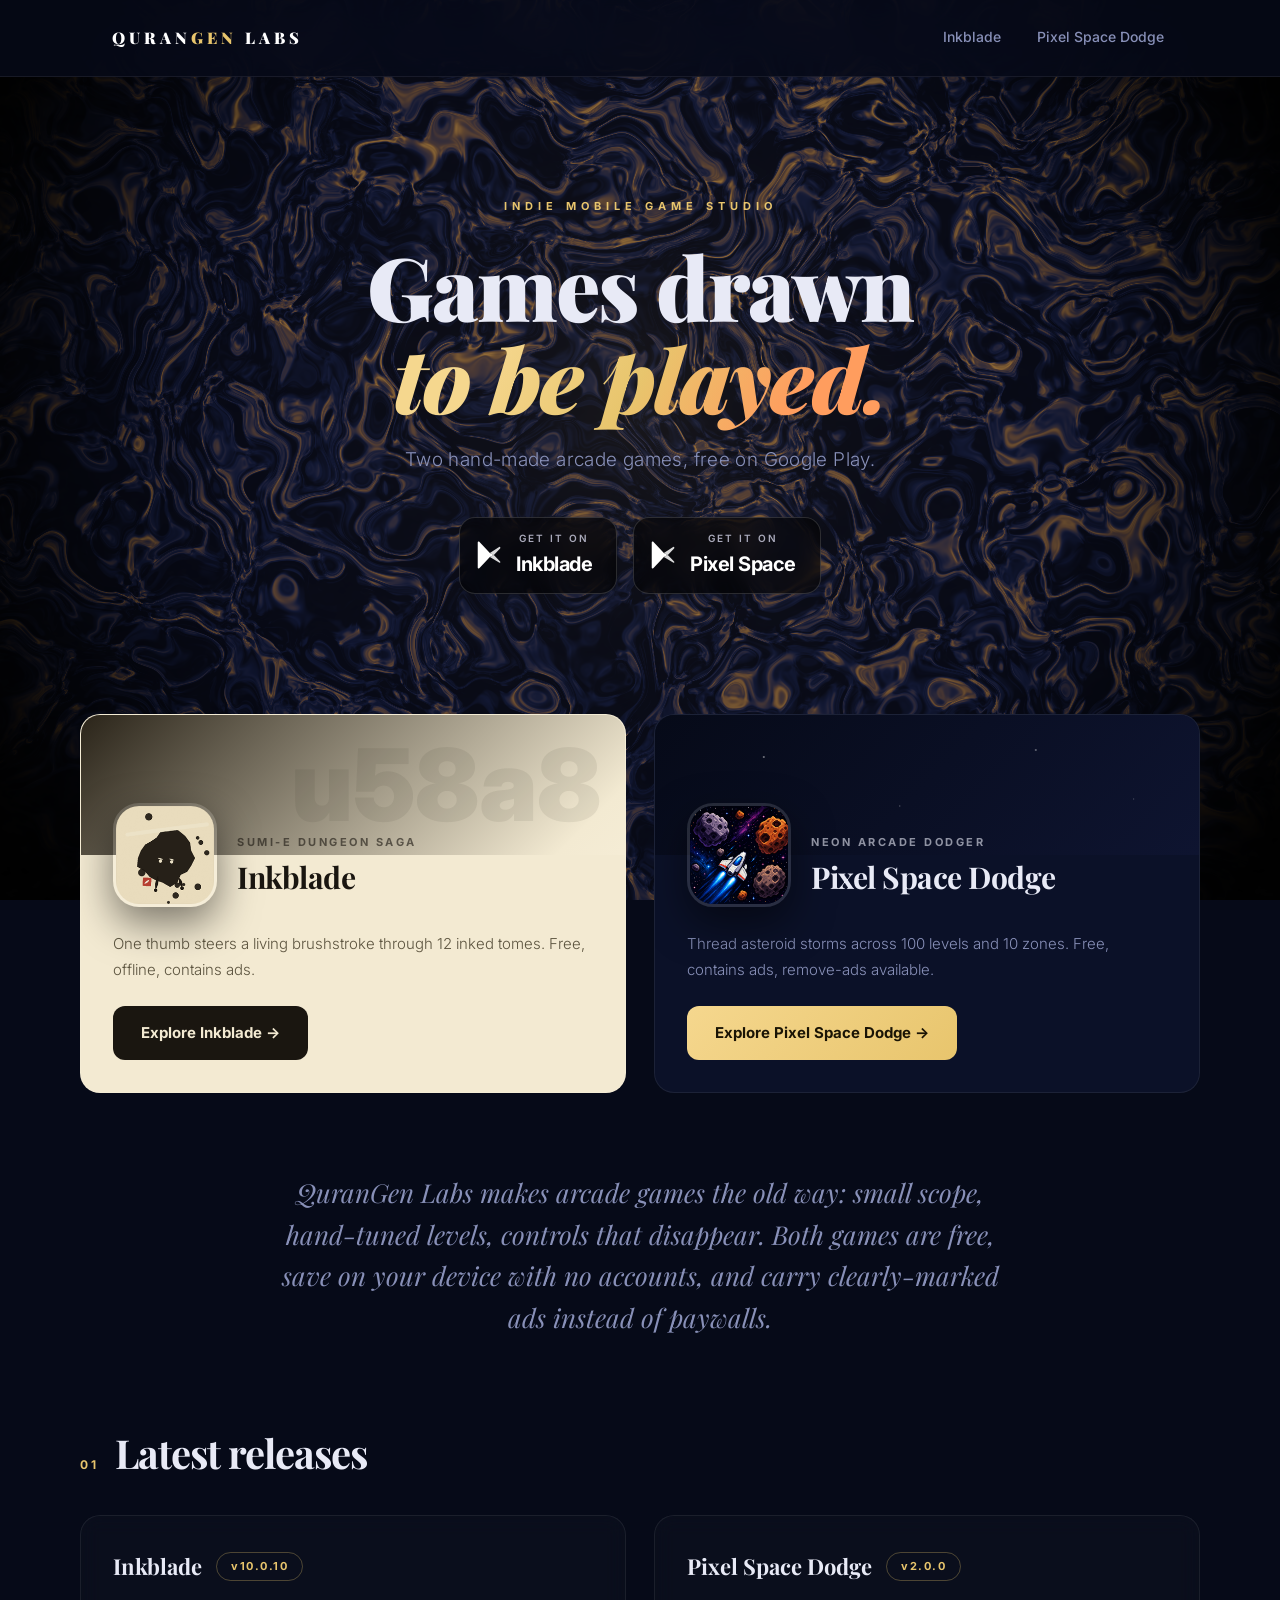
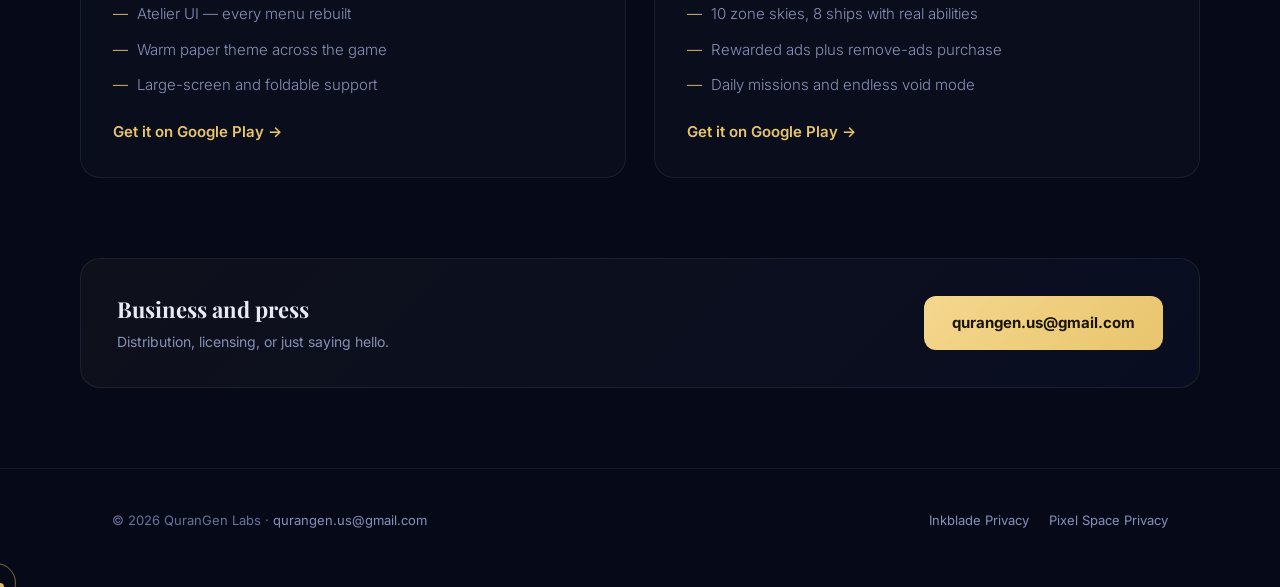
<file: index.html>
<!DOCTYPE html>
<html lang="en">
<head>
<meta charset="UTF-8">
<meta name="viewport" content="width=device-width, initial-scale=1, viewport-fit=cover">
<meta name="description" content="QuranGen Labs — indie mobile game studio. Inkblade: a hand-drawn sumi-e dungeon saga. Pixel Space Dodge: a neon arcade space dodger.">
<link rel="canonical" href="https://qurangen.netlify.app/">
<meta property="og:title" content="QuranGen Labs — Indie Game Studio">
<meta property="og:description" content="Hand-made mobile games. Inkblade + Pixel Space Dodge.">
<meta property="og:type" content="website">
<meta property="og:url" content="https://qurangen.netlify.app/">
<meta property="og:image" content="https://qurangen.netlify.app/assets/og-card.png">
<meta name="twitter:card" content="summary_large_image">
<meta name="twitter:title" content="QuranGen Labs — Indie Game Studio">
<meta name="twitter:description" content="Hand-made mobile games. Inkblade + Pixel Space Dodge.">
<meta name="twitter:image" content="https://qurangen.netlify.app/assets/og-card.png">
<meta name="theme-color" content="#080d22">
<title>QuranGen Labs — Indie Game Studio</title>
<link rel="icon" type="image/png" sizes="32x32" href="assets/favicon-32.png?v=2">
<link rel="icon" type="image/png" sizes="192x192" href="assets/favicon-192.png?v=2">
<link rel="apple-touch-icon" href="assets/apple-touch-icon.png?v=2">
<link rel="stylesheet" href="style.css?v=8">
<link rel="stylesheet" href="style-motion.css?v=8">
<script src="webgl-core.js?v=8"></script>
<script src="shaders.js?v=8"></script>
<script src="motion-graphics.js?v=8"></script>
<script src="ui-animations.js?v=8"></script>
<script type="application/ld+json">
{"@context":"https://schema.org","@type":"Organization","name":"QuranGen Labs",
 "url":"https://qurangen.netlify.app/","email":"qurangen.us@gmail.com",
 "sameAs":["https://play.google.com/store/apps/details?id=com.inkblade.app",
            "https://play.google.com/store/apps/details?id=com.retrospace.app"]}
</script>
</head>
<body data-theme="studio">
<div class="scroll-progress"></div>
<canvas class="motion-canvas" data-theme="studio"></canvas>
<header class="site"><div class="nav">
  <a class="brand" href="index.html">QURAN<span>GEN</span> LABS</a>
  <nav><a href="inkblade.html">Inkblade</a><a href="pixel-space.html">Pixel Space Dodge</a></nav>
</div></header>

<section class="hero">
  <div class="wrap">
    <div class="kicker">Indie mobile game studio</div>
    <h1>Games drawn<br><em>to be played.</em></h1>
    <p class="sub">Two hand-made arcade games, free on Google Play.</p>
    <div class="store-row" style="justify-content:center">
      <a class="store-badge" href="https://play.google.com/store/apps/details?id=com.inkblade.app">
        <svg width="26" height="30" viewBox="0 0 30 34" aria-hidden="true"><path d="M2 2.6v28.8c0 .9 1 1.5 1.8 1L16 19.4l4.6-2.4L16 14.6 3.8 1.6C3 1.1 2 1.7 2 2.6z" fill="#fff"/><path d="M16 14.6l4.6 2.4 7.2-7.4c.7-.7.3-1.9-.7-2L16 14.6zM16 19.4l11.1 6.4c1 .5 1.4-.6.7-1.3l-7.2-7.5-4.6 2.4z" fill="#fff" opacity=".85"/></svg>
        <span><span class="t1">GET IT ON</span><span class="t2">Inkblade</span></span>
      </a>
      <a class="store-badge" href="https://play.google.com/store/apps/details?id=com.retrospace.app">
        <svg width="26" height="30" viewBox="0 0 30 34" aria-hidden="true"><path d="M2 2.6v28.8c0 .9 1 1.5 1.8 1L16 19.4l4.6-2.4L16 14.6 3.8 1.6C3 1.1 2 1.7 2 2.6z" fill="#fff"/><path d="M16 14.6l4.6 2.4 7.2-7.4c.7-.7.3-1.9-.7-2L16 14.6zM16 19.4l11.1 6.4c1 .5 1.4-.6.7-1.3l-7.2-7.5-4.6 2.4z" fill="#fff" opacity=".85"/></svg>
        <span><span class="t1">GET IT ON</span><span class="t2">Pixel Space</span></span>
      </a>
    </div>
  </div>
</section>

<main class="wrap section">
  <div class="games reveal">
    <a class="card ink" href="inkblade.html">
      <div class="band"></div>
      <div class="art">
        <img src="assets/inkblade-icon-192.png" alt="Inkblade app icon" width="96" height="96">
        <div><div class="tag">Sumi-e dungeon saga</div><h2>Inkblade</h2></div>
      </div>
      <div class="body">
        <p>One thumb steers a living brushstroke through 12 inked tomes. Free, offline, contains ads.</p>
        <span class="cta">Explore Inkblade →</span>
      </div>
    </a>
    <a class="card space" href="pixel-space.html">
      <div class="band"></div>
      <div class="art">
        <img src="assets/pixel-space-icon-192.png" alt="Pixel Space Dodge app icon" width="96" height="96">
        <div><div class="tag">Neon arcade dodger</div><h2>Pixel Space Dodge</h2></div>
      </div>
      <div class="body">
        <p>Thread asteroid storms across 100 levels and 10 zones. Free, contains ads, remove-ads available.</p>
        <span class="cta">Explore Pixel Space Dodge →</span>
      </div>
    </a>
  </div>
</main>

<section class="wrap section" style="padding-top:0">
  <div class="statement reveal">
    <p>QuranGen Labs makes arcade games the old way: small scope, hand-tuned levels, controls that disappear. Both games are free, save on your device with no accounts, and carry clearly-marked ads instead of paywalls.</p>
  </div>
</section>

<section class="wrap section" style="padding-top:0">
  <div class="sec-head reveal"><span class="sec-num">01</span><h2>Latest releases</h2></div>
  <div class="rel-grid">
    <div class="rel">
      <div class="rel-top"><b>Inkblade</b><span class="ver">v10.0.10</span></div>
      <ul>
        <li>Atelier UI — every menu rebuilt</li>
        <li>Warm paper theme across the game</li>
        <li>Large-screen and foldable support</li>
      </ul>
      <a href="https://play.google.com/store/apps/details?id=com.inkblade.app">Get it on Google Play →</a>
    </div>
    <div class="rel">
      <div class="rel-top"><b>Pixel Space Dodge</b><span class="ver">v2.0.0</span></div>
      <ul>
        <li>10 zone skies, 8 ships with real abilities</li>
        <li>Rewarded ads plus remove-ads purchase</li>
        <li>Daily missions and endless void mode</li>
      </ul>
      <a href="https://play.google.com/store/apps/details?id=com.retrospace.app">Get it on Google Play →</a>
    </div>
  </div>
</section>

<section class="wrap section" style="padding-top:0">
  <div class="contact-strip reveal">
    <div><b>Business and press</b><span>Distribution, licensing, or just saying hello.</span></div>
    <a class="cta" href="mailto:qurangen.us@gmail.com">qurangen.us@gmail.com</a>
  </div>
</section>

<footer class="site"><div class="wrap">
  <span>© 2026 QuranGen Labs · <a href="mailto:qurangen.us@gmail.com">qurangen.us@gmail.com</a></span>
  <nav><a href="privacy-inkblade.html">Inkblade Privacy</a><a href="privacy-pixel-space.html">Pixel Space Privacy</a></nav>
</div></footer>
<script ></script>
</body>
</html>
</file>
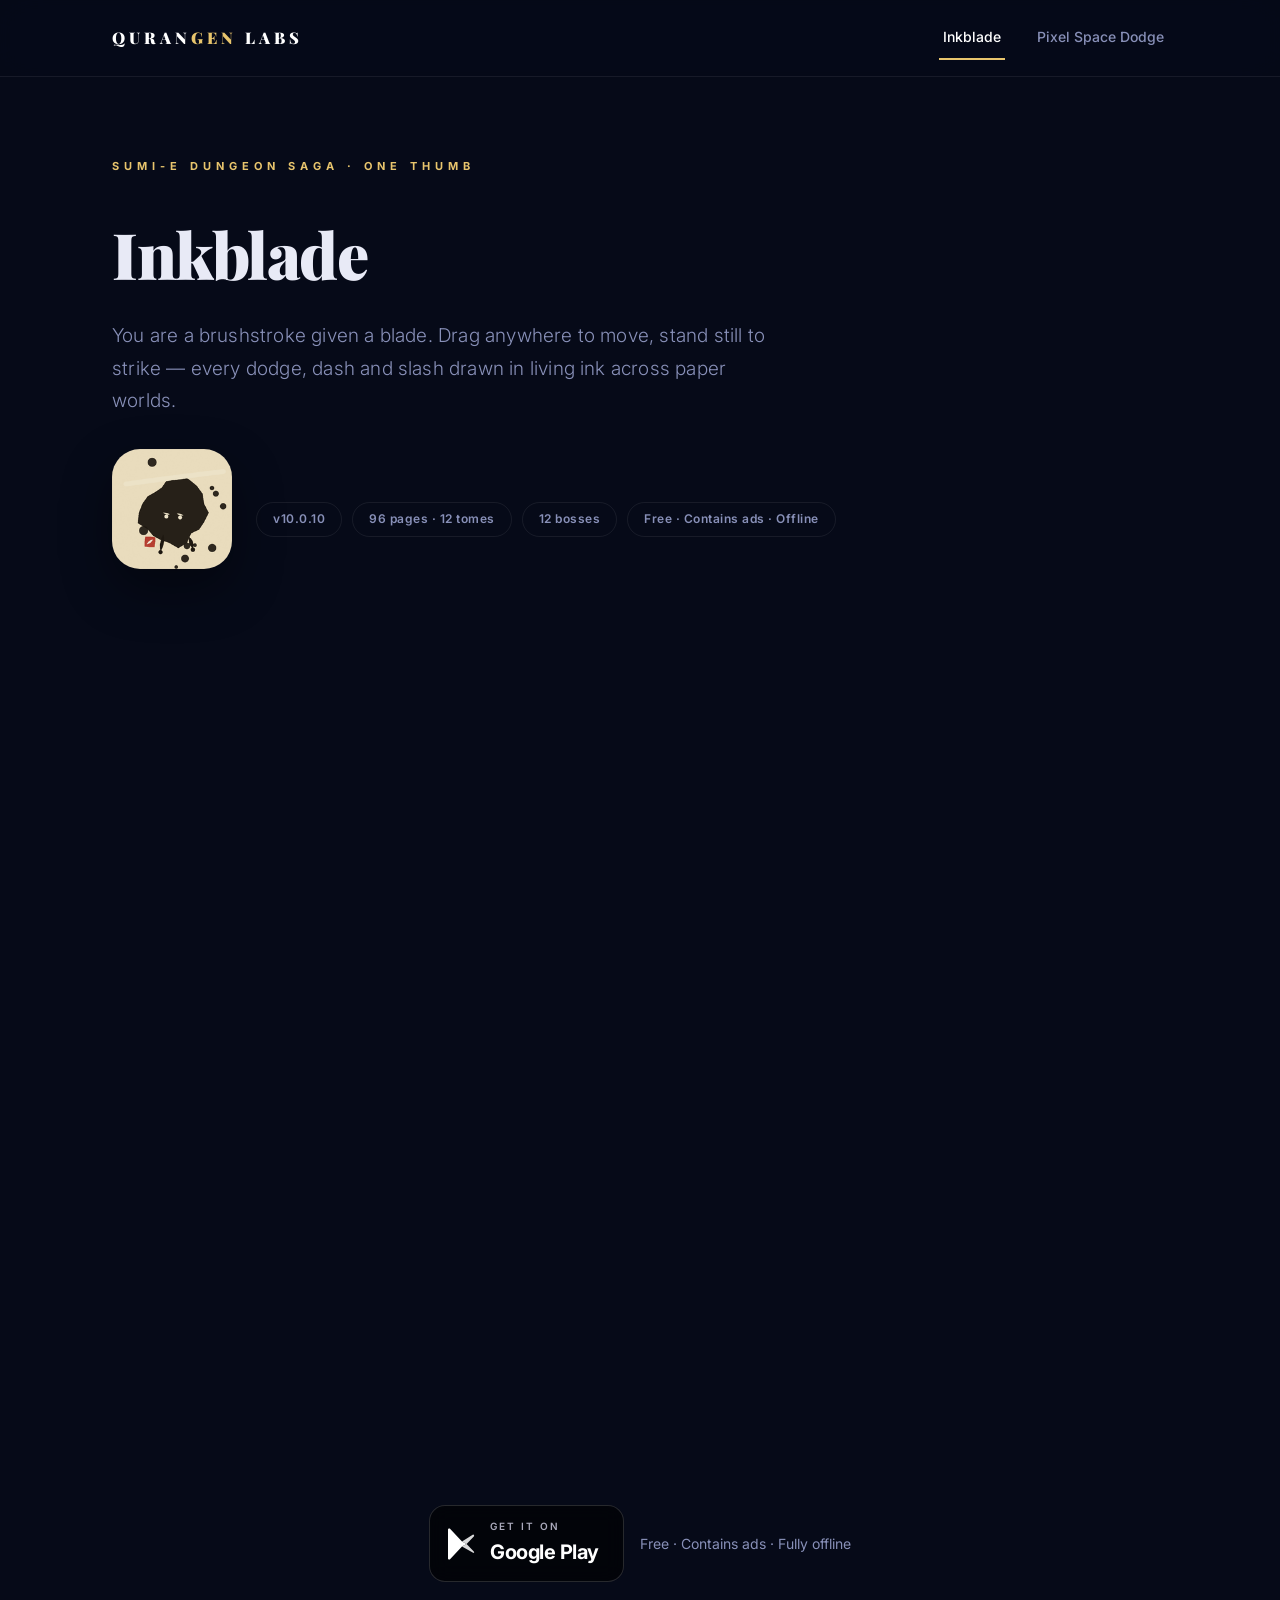
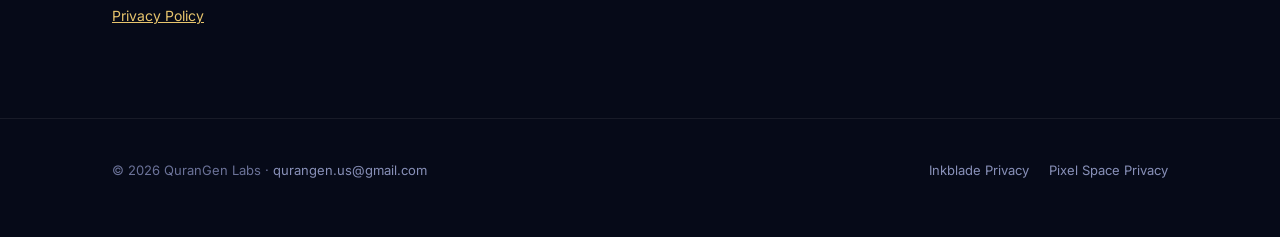
<file: inkblade.html>
<!DOCTYPE html>
<html lang="en">
<head>
<meta charset="UTF-8">
<meta name="viewport" content="width=device-width, initial-scale=1, viewport-fit=cover">
<meta name="description" content="Inkblade — a hand-drawn sumi-e dungeon saga. One thumb steers, the game fights for you. 12 tomes, 96 pages, 12 sovereign bosses. Free, offline, contains ads.">
<link rel="canonical" href="https://qurangen.netlify.app/inkblade.html">
<meta property="og:title" content="Inkblade — A Hand-Drawn Dungeon Saga">
<meta property="og:description" content="One thumb. 96 pages. 12 sovereigns. Free, offline, contains ads.">
<meta property="og:type" content="website">
<meta property="og:url" content="https://qurangen.netlify.app/inkblade.html">
<meta property="og:image" content="https://qurangen.netlify.app/assets/og-card.png">
<meta name="twitter:card" content="summary_large_image">
<meta name="theme-color" content="#080d22">
<title>Inkblade — A Hand-Drawn Dungeon Saga · QuranGen Labs</title>
<link rel="icon" type="image/png" sizes="32x32" href="assets/favicon-32.png?v=2">
<link rel="icon" type="image/png" sizes="192x192" href="assets/favicon-192.png?v=2">
<link rel="apple-touch-icon" href="assets/apple-touch-icon.png?v=2">
<link rel="stylesheet" href="style.css?v=8">
<script type="application/ld+json">
{"@context":"https://schema.org","@type":"MobileApplication","name":"Inkblade: Ink Dungeon Crawler",
 "applicationCategory":"GameApplication","operatingSystem":"Android",
 "offers":{"@type":"Offer","price":"0"},"author":{"@type":"Organization","name":"QuranGen Labs"},
 "installUrl":"https://play.google.com/store/apps/details?id=com.inkblade.app"}
</script>
</head>
<body data-theme="ink">
<div class="scroll-progress"></div>
<canvas class="motion-canvas" data-theme="ink"></canvas>
<header class="site"><div class="nav">
  <a class="brand" href="index.html">QURAN<span>GEN</span> LABS</a>
  <nav><a href="inkblade.html" aria-current="page">Inkblade</a><a href="pixel-space.html">Pixel Space Dodge</a></nav>
</div></header>

<main class="page"><div class="wrap">
  <div class="kicker">Sumi-e dungeon saga · one thumb</div>
  <h1>Inkblade</h1>
  <p class="lede">You are a brushstroke given a blade. Drag anywhere to move, stand still to strike — every dodge, dash and slash drawn in living ink across paper worlds.</p>

  <div class="page-head">
    <img class="icon" src="assets/inkblade-icon-192.png" alt="Inkblade app icon" width="110" height="110">
    <div class="meta-facts">
      <span>v10.0.10</span><span>96 pages · 12 tomes</span><span>12 bosses</span><span>Free · Contains ads · Offline</span>
    </div>
  </div>

  <div class="feat-grid reveal">
    <div class="feat"><h3>⚔ Easy to play, hard to master</h3><p>Move or attack — never both. A floating joystick spawns where you touch; dash grants brief invulnerability.</p></div>
    <div class="feat"><h3>✒ 12 tomes · 96 pages</h3><p>Sepia Catacombs, Crimson Caverns, the Midnight Codex and more — re-run on Hard, Brutal, Nightmare, Inferno tiers.</p></div>
    <div class="feat"><h3>☠ 12 three-phase sovereigns</h3><p>Blot King, Nine-Tail Vermillion, the Calligrapher, the Ink Mother, the First Stroke — affixes on high tiers.</p></div>
    <div class="feat"><h3>✧ 40+ boons &amp; ink fusions</h3><p>Kindred boons fuse into storm lances, comet falls, winter maws. Daily seeds and omens keep runs unpredictable.</p></div>
    <div class="feat"><h3>⚒ 6 weapons · 4 heroes</h3><p>Brush, Twin Fangs, Spirit Bow, Orbit Fans, Thunder Scroll, Vermillion Glaive — temper, master, ascend.</p></div>
    <div class="feat"><h3>☀ Play every day</h3><p>Daily Ink gauntlet, Weekly Trial, Endless Abyss, Boss Rush, and the free 100-tier Ink Road season.</p></div>
  </div>

  <div class="sec-head reveal"><span class="sec-num">01</span><h2>Gallery</h2><p>Captured live from the game</p></div>
  <div class="shots">
    <figure class="reveal" data-delay="1"><img src="assets/shot-ink-01-hub.jpg" alt="Home hub — every mode one tap away" loading="lazy"><figcaption>Home hub — every mode one tap away</figcaption></figure>
    <figure class="reveal" data-delay="2"><img src="assets/shot-ink-02-combat.jpg" alt="One-thumb combat — drag to move, stand still to strike" loading="lazy"><figcaption>One-thumb combat — drag to move, stand still to strike</figcaption></figure>
    <figure class="reveal" data-delay="3"><img src="assets/shot-ink-03-armory.jpg" alt="The Armory — six weapons to unlock and temper" loading="lazy"><figcaption>The Armory — six weapons to unlock and temper</figcaption></figure>
    <figure class="reveal" data-delay="4"><img src="assets/shot-ink-04-daily.jpg" alt="Daily Ink — a fresh seeded gauntlet every day" loading="lazy"><figcaption>Daily Ink — a fresh seeded gauntlet every day</figcaption></figure>
    <figure class="reveal" data-delay="5"><img src="assets/shot-ink-05-endless.jpg" alt="The Endless Abyss — one life, unlimited depth" loading="lazy"><figcaption>The Endless Abyss — one life, unlimited depth</figcaption></figure>
    <figure class="reveal" data-delay="6"><img src="assets/shot-ink-06-road.jpg" alt="The Ink Road — 100 tiers of free season rewards" loading="lazy"><figcaption>The Ink Road — 100 tiers of free season rewards</figcaption></figure>
  </div>

  <div class="store-row">
    <a class="store-badge" href="https://play.google.com/store/apps/details?id=com.inkblade.app">
      <svg width="30" height="34" viewBox="0 0 30 34" aria-hidden="true"><path d="M2 2.6v28.8c0 .9 1 1.5 1.8 1L16 19.4l4.6-2.4L16 14.6 3.8 1.6C3 1.1 2 1.7 2 2.6z" fill="#fff"/><path d="M16 14.6l4.6 2.4 7.2-7.4c.7-.7.3-1.9-.7-2L16 14.6zM16 19.4l11.1 6.4c1 .5 1.4-.6.7-1.3l-7.2-7.5-4.6 2.4z" fill="#fff" opacity=".85"/></svg>
      <span><span class="t1">GET IT ON</span><span class="t2">Google Play</span></span>
    </a>
    <span class="store-note">Free · Contains ads · Fully offline</span>
  </div>
  <p style="margin-top:22px;font-size:14px"><a href="privacy-inkblade.html">Privacy Policy</a></p>
</div></main>

<footer class="site"><div class="wrap">
  <span>© 2026 QuranGen Labs · <a href="mailto:qurangen.us@gmail.com">qurangen.us@gmail.com</a></span>
  <nav><a href="privacy-inkblade.html">Inkblade Privacy</a><a href="privacy-pixel-space.html">Pixel Space Privacy</a></nav>
</div></footer>
<script ></script>
</body>
</html>
</file>
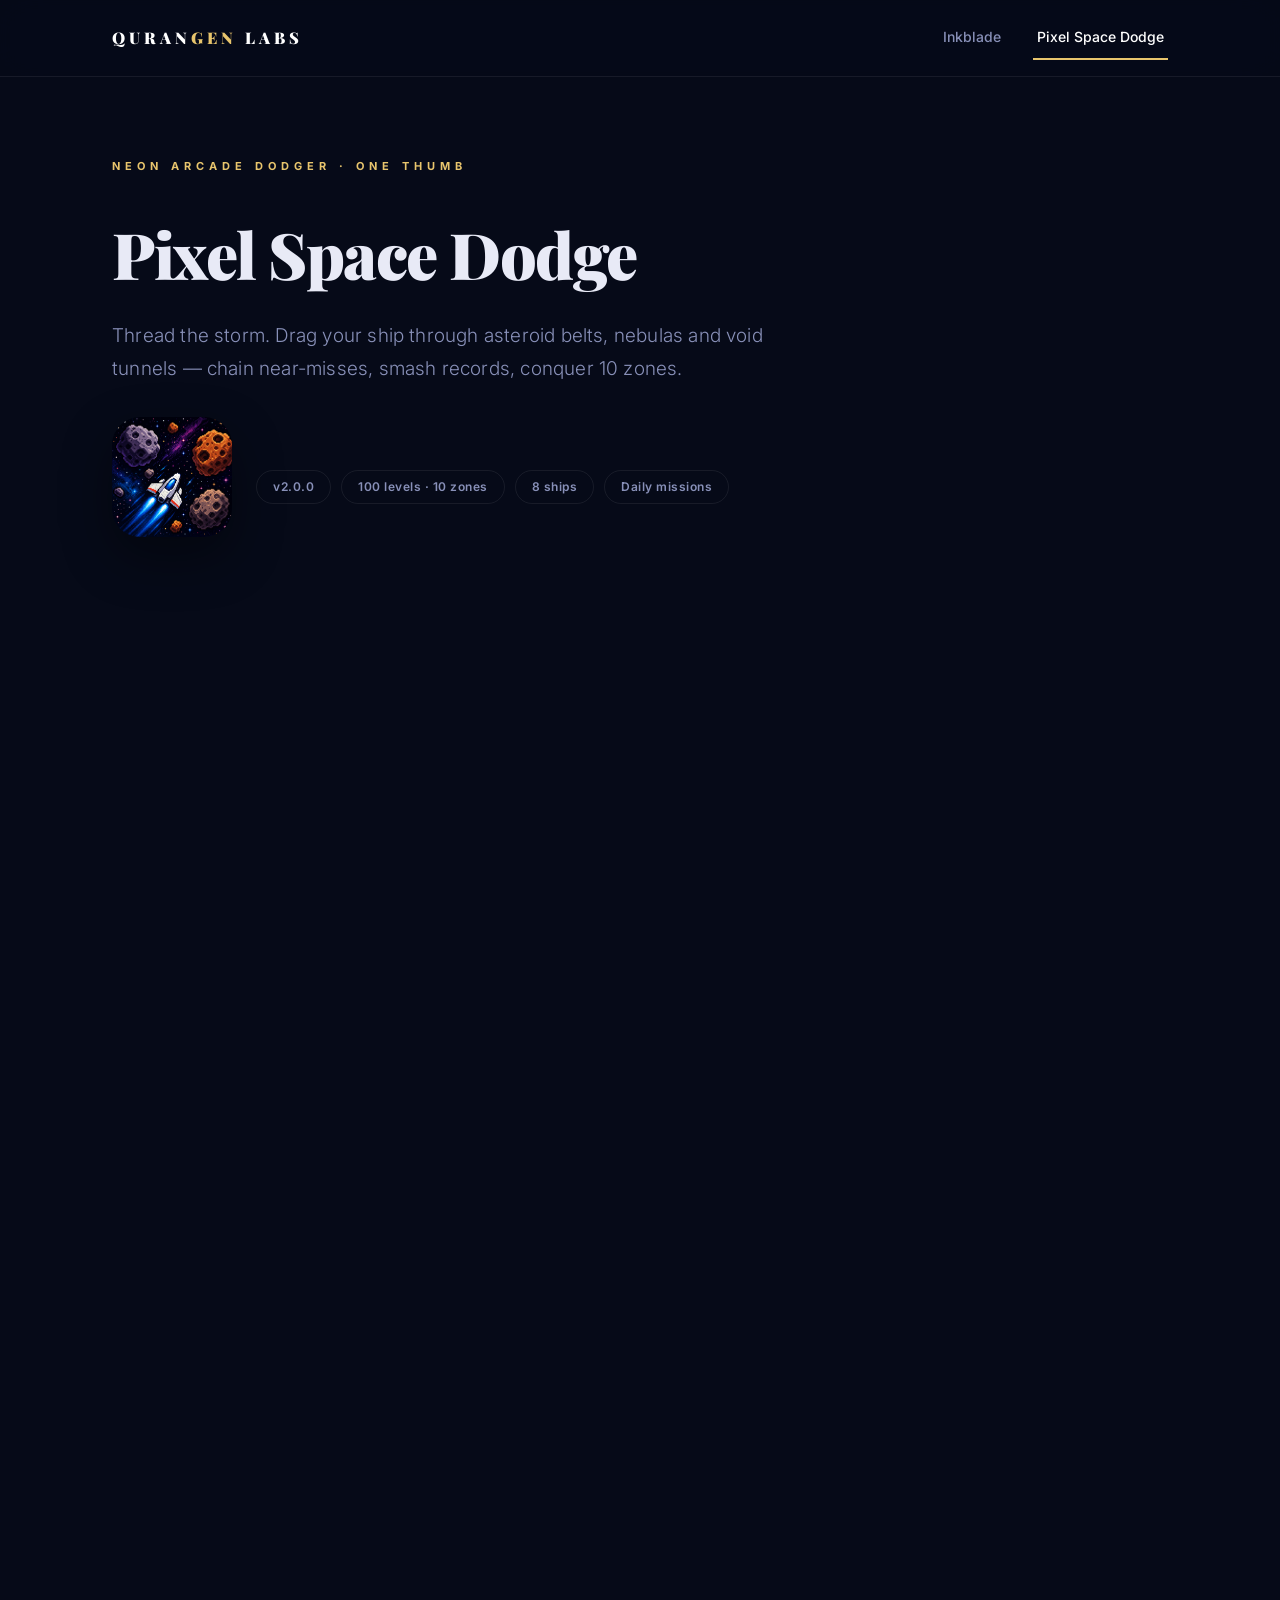
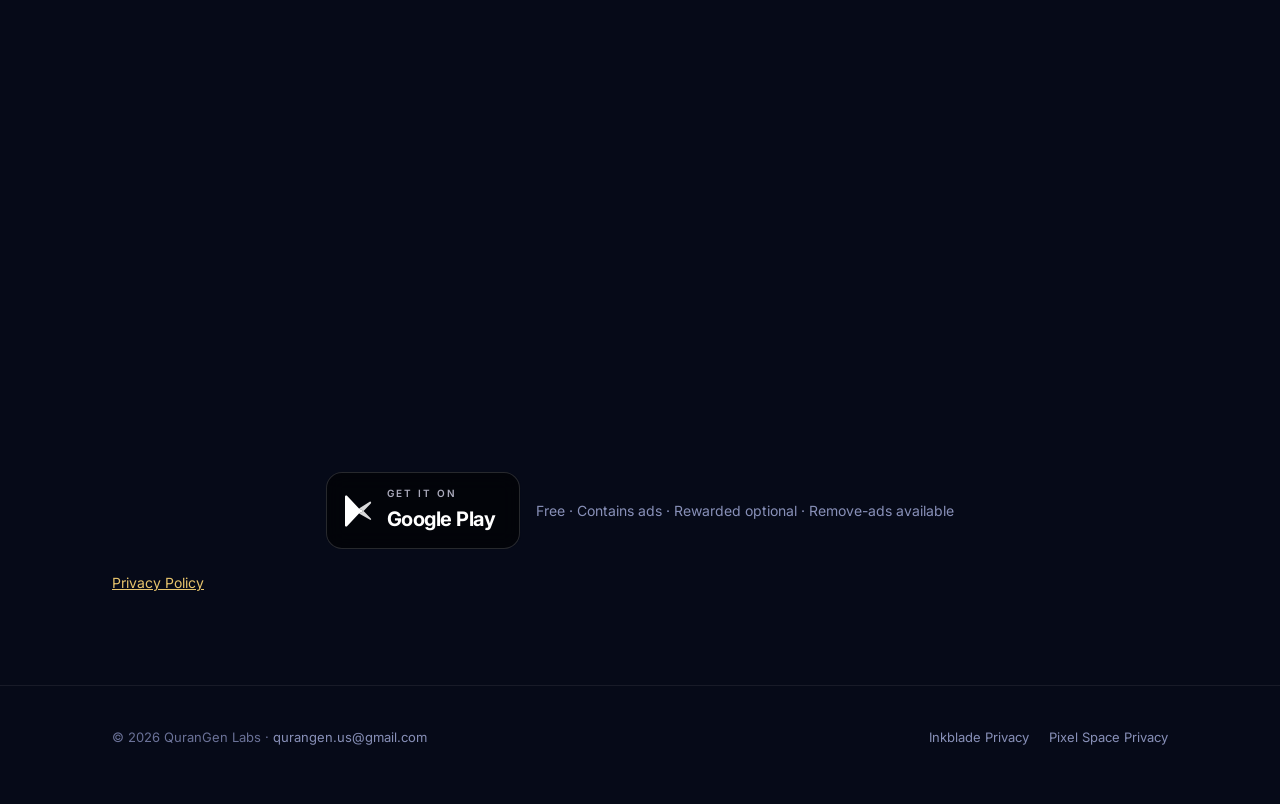
<file: pixel-space.html>
<!DOCTYPE html>
<html lang="en">
<head>
<meta charset="UTF-8">
<meta name="viewport" content="width=device-width, initial-scale=1, viewport-fit=cover">
<meta name="description" content="Pixel Space Dodge — a neon arcade space dodger. 100 hand-tuned levels across 10 zones, 8 unlockable ships, endless void mode, daily missions.">
<link rel="canonical" href="https://qurangen.netlify.app/pixel-space.html">
<meta property="og:title" content="Pixel Space Dodge — Neon Arcade Dodger">
<meta property="og:description" content="100 levels. 10 zones. 8 ships. Thread the storm.">
<meta property="og:type" content="website">
<meta property="og:url" content="https://qurangen.netlify.app/pixel-space.html">
<meta property="og:image" content="https://qurangen.netlify.app/assets/og-card.png">
<meta name="twitter:card" content="summary_large_image">
<meta name="theme-color" content="#080d22">
<title>Pixel Space Dodge — Neon Arcade Dodger · QuranGen Labs</title>
<link rel="icon" type="image/png" sizes="32x32" href="assets/favicon-32.png?v=2">
<link rel="icon" type="image/png" sizes="192x192" href="assets/favicon-192.png?v=2">
<link rel="apple-touch-icon" href="assets/apple-touch-icon.png?v=2">
<link rel="stylesheet" href="style.css?v=8">
<script type="application/ld+json">
{"@context":"https://schema.org","@type":"MobileApplication","name":"Pixel Space Dodge",
 "applicationCategory":"GameApplication","operatingSystem":"Android",
 "offers":{"@type":"Offer","price":"0"},"author":{"@type":"Organization","name":"QuranGen Labs"},
 "installUrl":"https://play.google.com/store/apps/details?id=com.retrospace.app"}
</script>
</head>
<body data-theme="space">
<div class="scroll-progress"></div>
<canvas class="motion-canvas" data-theme="space"></canvas>
<header class="site"><div class="nav">
  <a class="brand" href="index.html">QURAN<span>GEN</span> LABS</a>
  <nav><a href="inkblade.html">Inkblade</a><a href="pixel-space.html" aria-current="page">Pixel Space Dodge</a></nav>
</div></header>

<main class="page"><div class="wrap">
  <div class="kicker">Neon arcade dodger · one thumb</div>
  <h1>Pixel Space Dodge</h1>
  <p class="lede">Thread the storm. Drag your ship through asteroid belts, nebulas and void tunnels — chain near-misses, smash records, conquer 10 zones.</p>

  <div class="page-head">
    <img class="icon" src="assets/pixel-space-icon-192.png" alt="Pixel Space Dodge app icon" width="110" height="110">
    <div class="meta-facts">
      <span>v2.0.0</span><span>100 levels · 10 zones</span><span>8 ships</span><span>Daily missions</span>
    </div>
  </div>

  <div class="feat-grid reveal">
    <div class="feat"><h3>☄ 100 levels · 10 zones</h3><p>Asteroid Belt, Nebula, Saucer Field, Storm, Crystal Field, Vortex, Twin Moons, Hive, Void, Throne — each with its own sky.</p></div>
    <div class="feat"><h3>🚀 8 ships, 8 playstyles</h3><p>Slimmer hitboxes, coin magnets, slower trackers, doubled chains, hit-soaking armor — every hull bends the game.</p></div>
    <div class="feat"><h3>🌀 Chain the danger</h3><p>Near-misses build your chain multiplier. Risk the storm's edge for record scores.</p></div>
    <div class="feat"><h3>👑 Zone bosses</h3><p>Every tenth level ends in a sovereign-grade showdown with escalating phases.</p></div>
    <div class="feat"><h3>📅 Daily missions + streaks</h3><p>Fresh contracts every day, XP titles, achievements and a 7-day reward ladder.</p></div>
    <div class="feat"><h3>∞ Endless void</h3><p>One life, unlimited depth. How long can you thread the storm?</p></div>
  </div>

  <div class="sec-head reveal"><span class="sec-num">01</span><h2>Gallery</h2></div>
  <div class="shots">
    <figure class="reveal" data-delay="1"><img src="assets/shot-01-gameplay.png" alt="Pixel Space Dodge gameplay" loading="lazy"><figcaption>Gameplay — thread the storm</figcaption></figure>
    <figure class="reveal" data-delay="2"><img src="assets/shot-02-menu.png" alt="Main menu" loading="lazy"><figcaption>Menu — launch in one tap</figcaption></figure>
    <figure class="reveal" data-delay="3"><img src="assets/shot-03-levels.png" alt="Level select" loading="lazy"><figcaption>Levels — 100 hand-tuned stages</figcaption></figure>
    <figure class="reveal" data-delay="4"><img src="assets/shot-04-shop.png" alt="Ship shop" loading="lazy"><figcaption>Shop — 8 ships, 8 playstyles</figcaption></figure>
    <figure class="reveal" data-delay="5"><img src="assets/shot-05-boss.png" alt="Boss fight" loading="lazy"><figcaption>Boss — zone showdowns</figcaption></figure>
  </div>

  <div class="store-row">
    <a class="store-badge" href="https://play.google.com/store/apps/details?id=com.retrospace.app">
      <svg width="30" height="34" viewBox="0 0 30 34" aria-hidden="true"><path d="M2 2.6v28.8c0 .9 1 1.5 1.8 1L16 19.4l4.6-2.4L16 14.6 3.8 1.6C3 1.1 2 1.7 2 2.6z" fill="#fff"/><path d="M16 14.6l4.6 2.4 7.2-7.4c.7-.7.3-1.9-.7-2L16 14.6zM16 19.4l11.1 6.4c1 .5 1.4-.6.7-1.3l-7.2-7.5-4.6 2.4z" fill="#fff" opacity=".85"/></svg>
      <span><span class="t1">GET IT ON</span><span class="t2">Google Play</span></span>
    </a>
    <span class="store-note">Free · Contains ads · Rewarded optional · Remove-ads available</span>
  </div>
  <p style="margin-top:22px;font-size:14px"><a href="privacy-pixel-space.html">Privacy Policy</a></p>
</div></main>

<footer class="site"><div class="wrap">
  <span>© 2026 QuranGen Labs · <a href="mailto:qurangen.us@gmail.com">qurangen.us@gmail.com</a></span>
  <nav><a href="privacy-inkblade.html">Inkblade Privacy</a><a href="privacy-pixel-space.html">Pixel Space Privacy</a></nav>
</div></footer>
<script ></script>
</body>
</html>
</file>
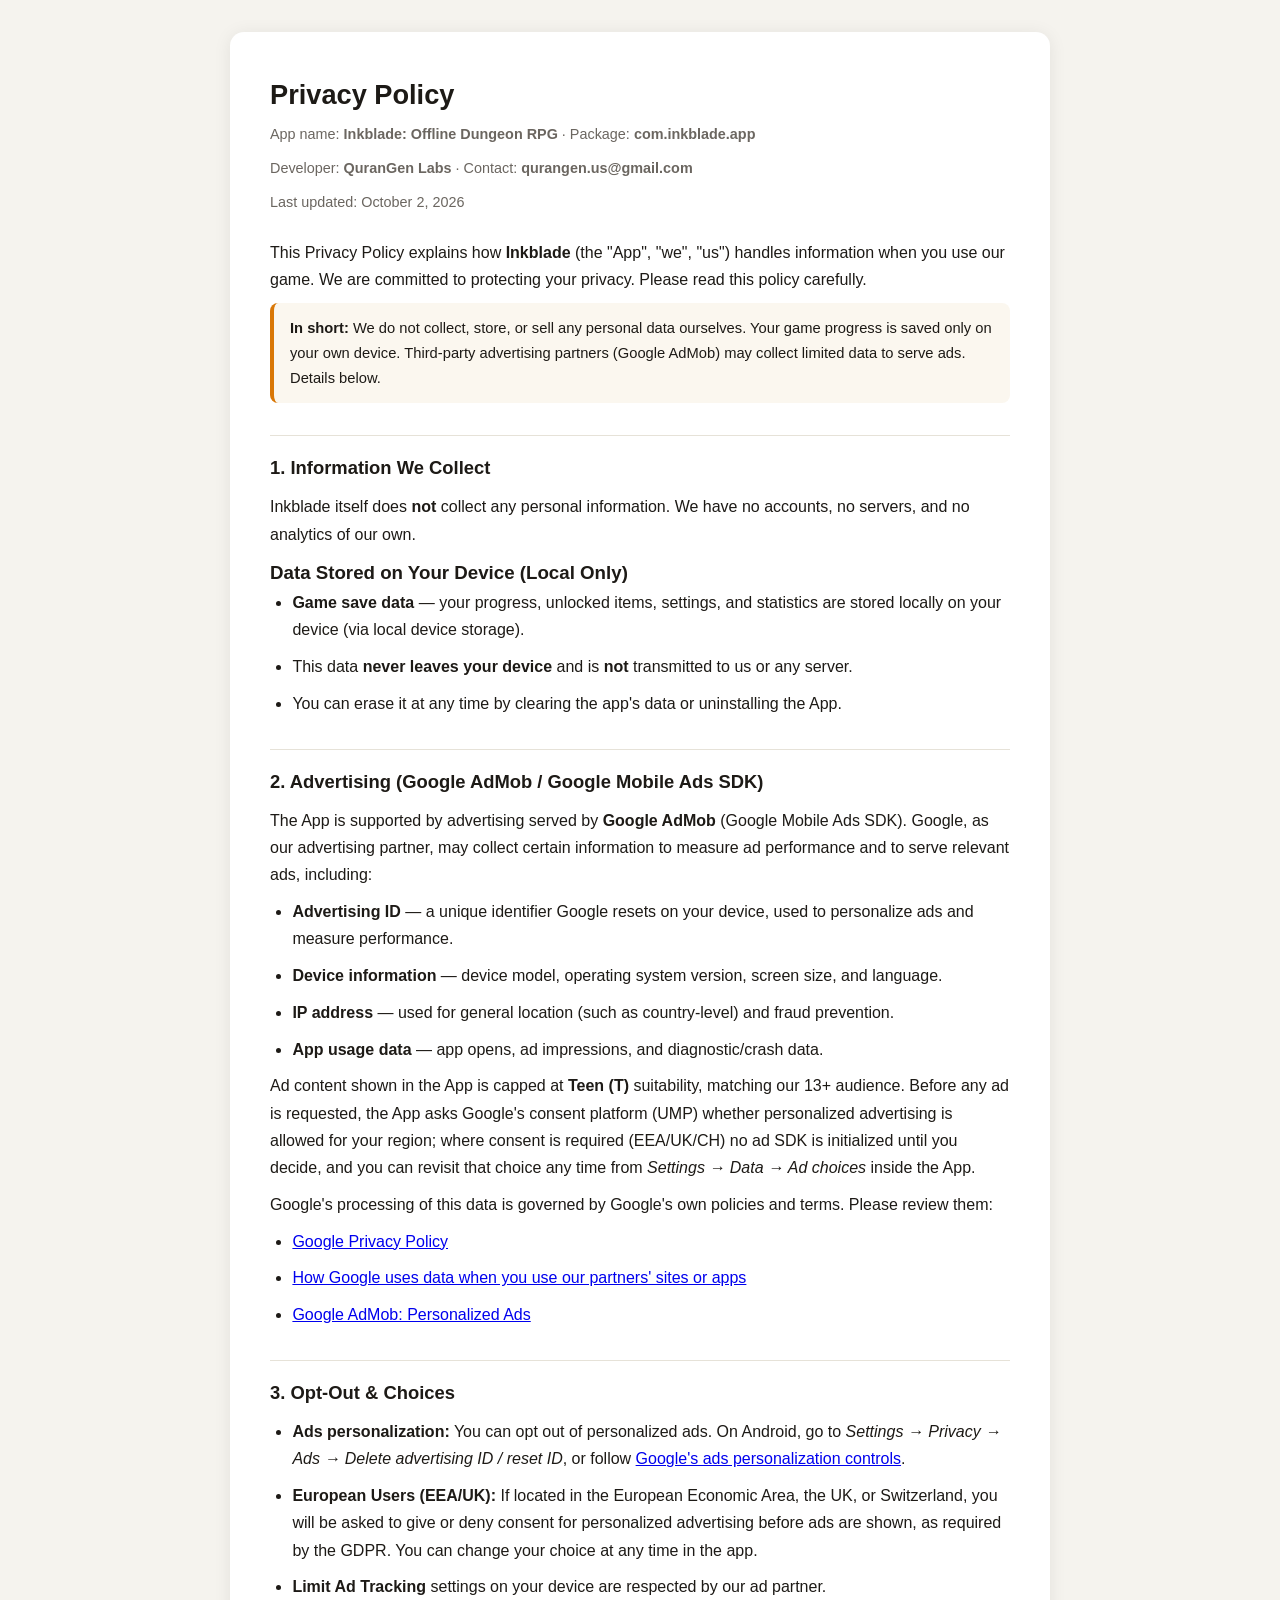
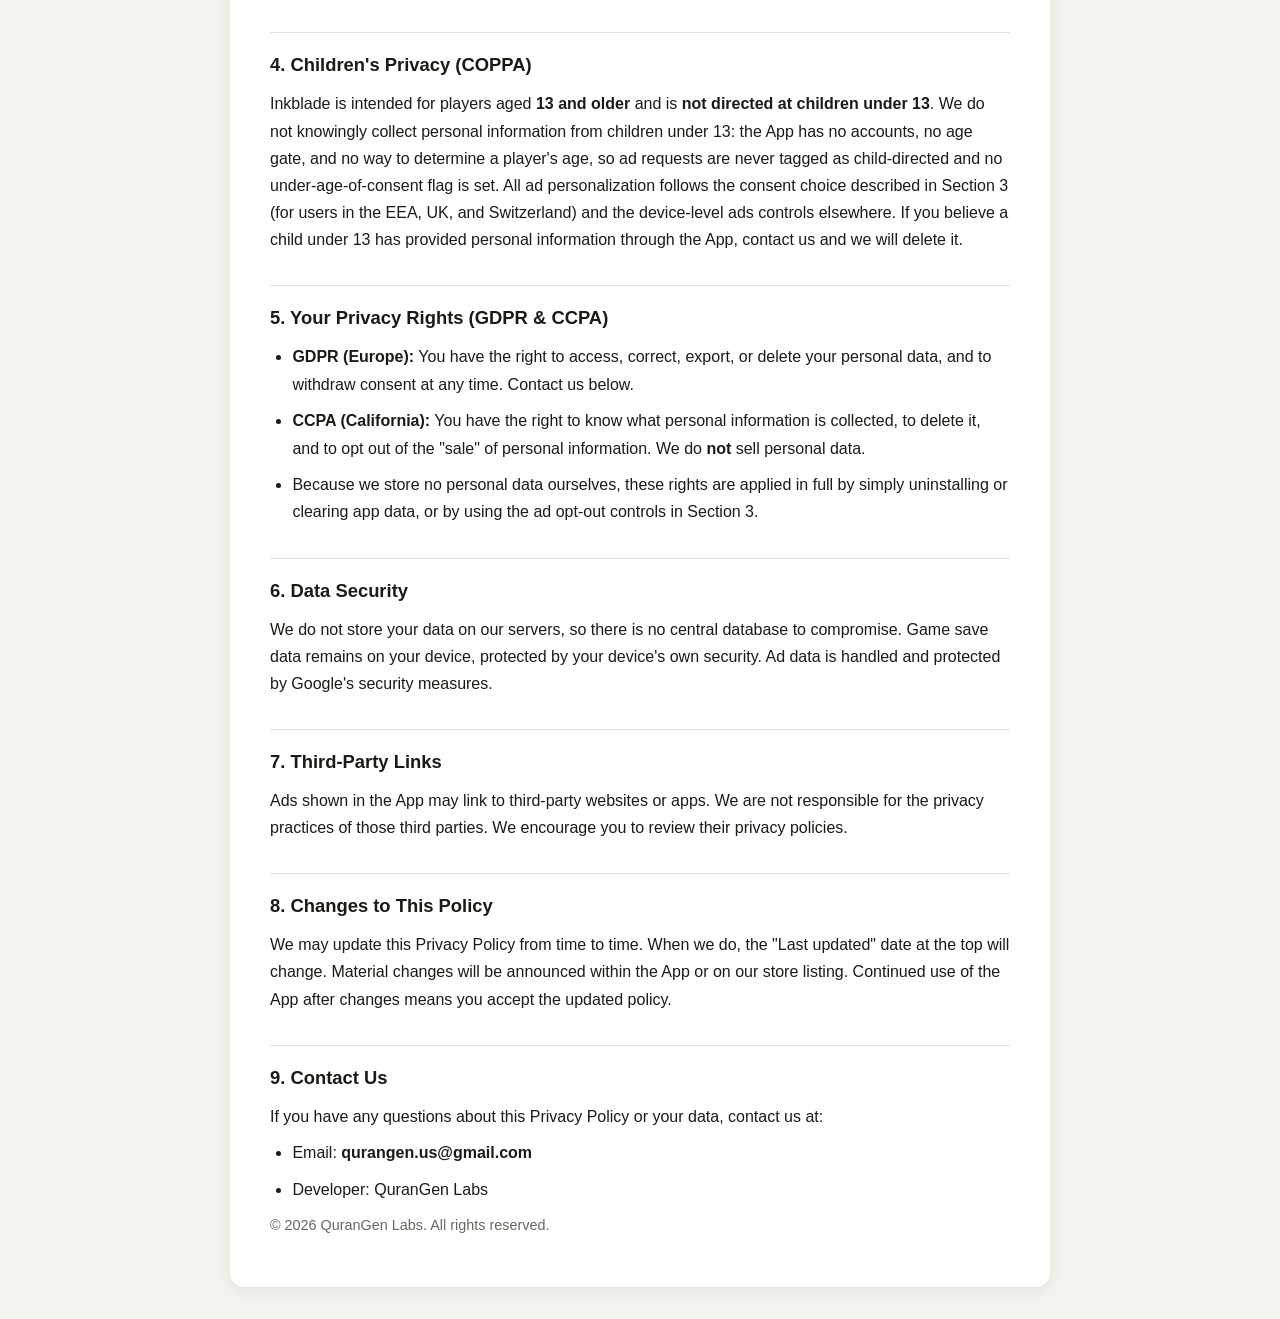
<file: privacy-inkblade.html>
<!DOCTYPE html>
<html lang="en">
<head>
<meta charset="UTF-8">
<meta name="viewport" content="width=device-width, initial-scale=1.0">
<title>Privacy Policy — Inkblade</title>
<style>
  :root { color-scheme: light dark; }
  * { margin: 0; padding: 0; box-sizing: border-box; }
  body {
    font-family: -apple-system, BlinkMacSystemFont, "Segoe UI", Roboto, Helvetica, Arial, sans-serif;
    line-height: 1.7;
    background: #f5f3ee;
    color: #1d1a16;
    padding: 2rem 1rem;
  }
  .container { max-width: 820px; margin: 0 auto; background: #fff; border-radius: 14px; padding: 2.5rem; box-shadow: 0 2px 18px rgba(0,0,0,.08); }
  h1 { font-size: 1.7rem; margin-bottom: .25rem; }
  h2 { font-size: 1.15rem; margin: 2rem 0 .6rem; padding-top: 1rem; border-top: 1px solid #e6e2d8; }
  p, li { margin-bottom: .6rem; }
  ul, ol { padding-left: 1.4rem; }
  .muted { color: #6b6660; font-size: .9rem; }
  .last-updated { margin-bottom: 1.5rem; color: #6b6660; font-size: .9rem; }
  .note { background: #fbf7ef; border-left: 4px solid #d97706; padding: .8rem 1rem; border-radius: 8px; font-size: .92rem; }
  @media (prefers-color-scheme: dark) {
    body { background: #12100e; color: #e9e4db; }
    .container { background: #1b1815; box-shadow: 0 2px 18px rgba(0,0,0,.45); }
    h2 { border-top-color: #2e2a25; }
    .muted, .last-updated { color: #9a9388; }
    .note { background: #241d12; border-left-color: #f0a94f; }
  }
</style>
</head>
<body>
<div class="container">
  <h1>Privacy Policy</h1>
  <p class="muted">App name: <strong>Inkblade: Offline Dungeon RPG</strong> · Package: <strong>com.inkblade.app</strong></p>
  <p class="muted">Developer: <strong>QuranGen Labs</strong> · Contact: <strong>qurangen.us@gmail.com</strong></p>
  <p class="last-updated">Last updated: October 2, 2026</p>

  <p>This Privacy Policy explains how <strong>Inkblade</strong> (the "App", "we", "us") handles information when you use our game. We are committed to protecting your privacy. Please read this policy carefully.</p>

  <p class="note"><strong>In short:</strong> We do not collect, store, or sell any personal data ourselves. Your game progress is saved only on your own device. Third-party advertising partners (Google AdMob) may collect limited data to serve ads. Details below.</p>

  <h2>1. Information We Collect</h2>
  <p>Inkblade itself does <strong>not</strong> collect any personal information. We have no accounts, no servers, and no analytics of our own.</p>

  <h3>Data Stored on Your Device (Local Only)</h3>
  <ul>
    <li><strong>Game save data</strong> — your progress, unlocked items, settings, and statistics are stored locally on your device (via local device storage).</li>
    <li>This data <strong>never leaves your device</strong> and is <strong>not</strong> transmitted to us or any server.</li>
    <li>You can erase it at any time by clearing the app's data or uninstalling the App.</li>
  </ul>

  <h2>2. Advertising (Google AdMob / Google Mobile Ads SDK)</h2>
  <p>The App is supported by advertising served by <strong>Google AdMob</strong> (Google Mobile Ads SDK). Google, as our advertising partner, may collect certain information to measure ad performance and to serve relevant ads, including:</p>
  <ul>
    <li><strong>Advertising ID</strong> — a unique identifier Google resets on your device, used to personalize ads and measure performance.</li>
    <li><strong>Device information</strong> — device model, operating system version, screen size, and language.</li>
    <li><strong>IP address</strong> — used for general location (such as country-level) and fraud prevention.</li>
    <li><strong>App usage data</strong> — app opens, ad impressions, and diagnostic/crash data.</li>
  </ul>
  <p>Ad content shown in the App is capped at <strong>Teen (T)</strong> suitability, matching our 13+ audience. Before any ad is requested, the App asks Google's consent platform (UMP) whether personalized advertising is allowed for your region; where consent is required (EEA/UK/CH) no ad SDK is initialized until you decide, and you can revisit that choice any time from <em>Settings → Data → Ad choices</em> inside the App.</p>
  <p>Google's processing of this data is governed by Google's own policies and terms. Please review them:</p>
  <ul>
    <li><a href="https://policies.google.com/privacy">Google Privacy Policy</a></li>
    <li><a href="https://www.google.com/policies/privacy/partners/">How Google uses data when you use our partners' sites or apps</a></li>
    <li><a href="https://support.google.com/admob/answer/6128543">Google AdMob: Personalized Ads</a></li>
  </ul>

  <h2>3. Opt-Out &amp; Choices</h2>
  <ul>
    <li><strong>Ads personalization:</strong> You can opt out of personalized ads. On Android, go to <em>Settings → Privacy → Ads → Delete advertising ID / reset ID</em>, or follow <a href="https://support.google.com/ads/answer/2662922">Google's ads personalization controls</a>.</li>
    <li><strong>European Users (EEA/UK):</strong> If located in the European Economic Area, the UK, or Switzerland, you will be asked to give or deny consent for personalized advertising before ads are shown, as required by the GDPR. You can change your choice at any time in the app.</li>
    <li><strong>Limit Ad Tracking</strong> settings on your device are respected by our ad partner.</li>
  </ul>

  <h2>4. Children's Privacy (COPPA)</h2>
  <p>Inkblade is intended for players aged <strong>13 and older</strong> and is <strong>not directed at children under 13</strong>. We do not knowingly collect personal information from children under 13: the App has no accounts, no age gate, and no way to determine a player's age, so ad requests are never tagged as child-directed and no under-age-of-consent flag is set. All ad personalization follows the consent choice described in Section 3 (for users in the EEA, UK, and Switzerland) and the device-level ads controls elsewhere. If you believe a child under 13 has provided personal information through the App, contact us and we will delete it.</p>

  <h2>5. Your Privacy Rights (GDPR &amp; CCPA)</h2>
  <ul>
    <li><strong>GDPR (Europe):</strong> You have the right to access, correct, export, or delete your personal data, and to withdraw consent at any time. Contact us below.</li>
    <li><strong>CCPA (California):</strong> You have the right to know what personal information is collected, to delete it, and to opt out of the "sale" of personal information. We do <strong>not</strong> sell personal data.</li>
    <li>Because we store no personal data ourselves, these rights are applied in full by simply uninstalling or clearing app data, or by using the ad opt-out controls in Section 3.</li>
  </ul>

  <h2>6. Data Security</h2>
  <p>We do not store your data on our servers, so there is no central database to compromise. Game save data remains on your device, protected by your device's own security. Ad data is handled and protected by Google's security measures.</p>

  <h2>7. Third-Party Links</h2>
  <p>Ads shown in the App may link to third-party websites or apps. We are not responsible for the privacy practices of those third parties. We encourage you to review their privacy policies.</p>

  <h2>8. Changes to This Policy</h2>
  <p>We may update this Privacy Policy from time to time. When we do, the "Last updated" date at the top will change. Material changes will be announced within the App or on our store listing. Continued use of the App after changes means you accept the updated policy.</p>

  <h2>9. Contact Us</h2>
  <p>If you have any questions about this Privacy Policy or your data, contact us at:</p>
  <ul>
    <li>Email: <strong>qurangen.us@gmail.com</strong></li>
    <li>Developer: QuranGen Labs</li>
  </ul>

  <p class="muted">© 2026 QuranGen Labs. All rights reserved.</p>
</div>
</body>
</html>
</file>
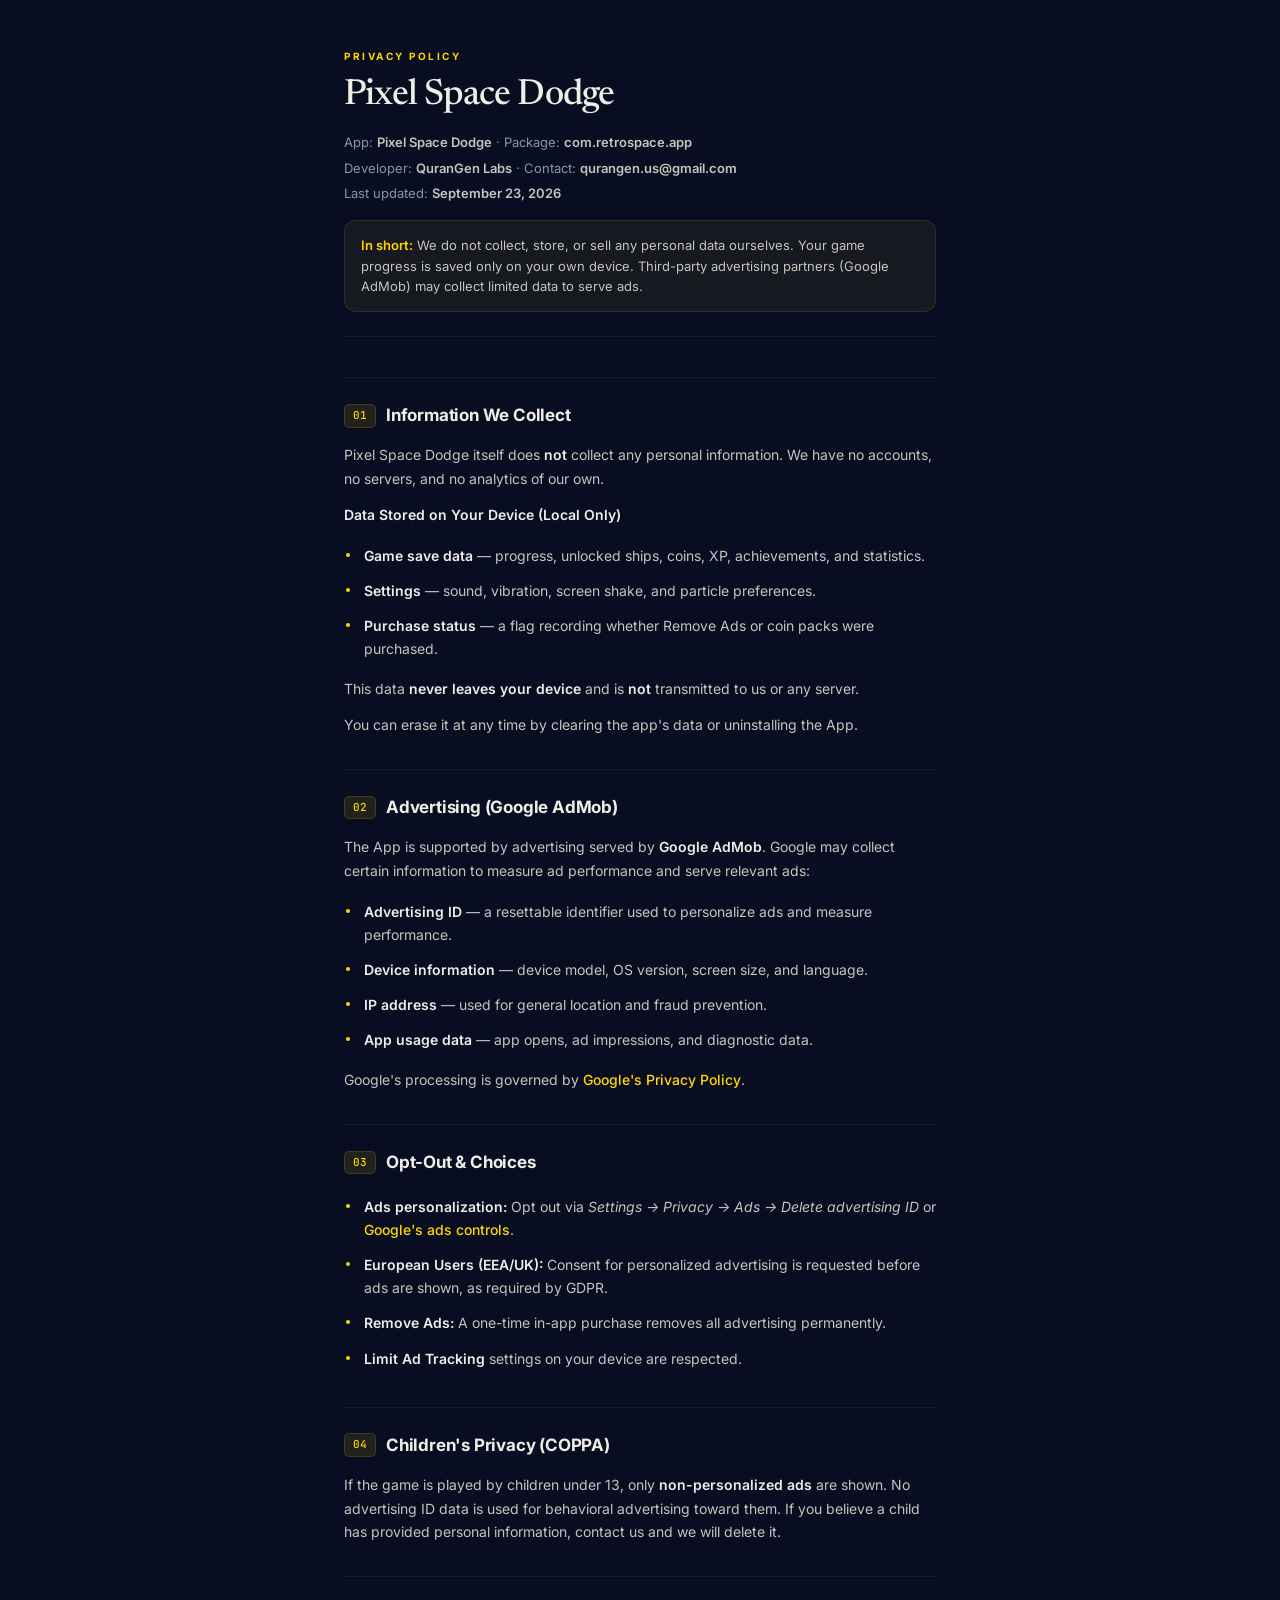
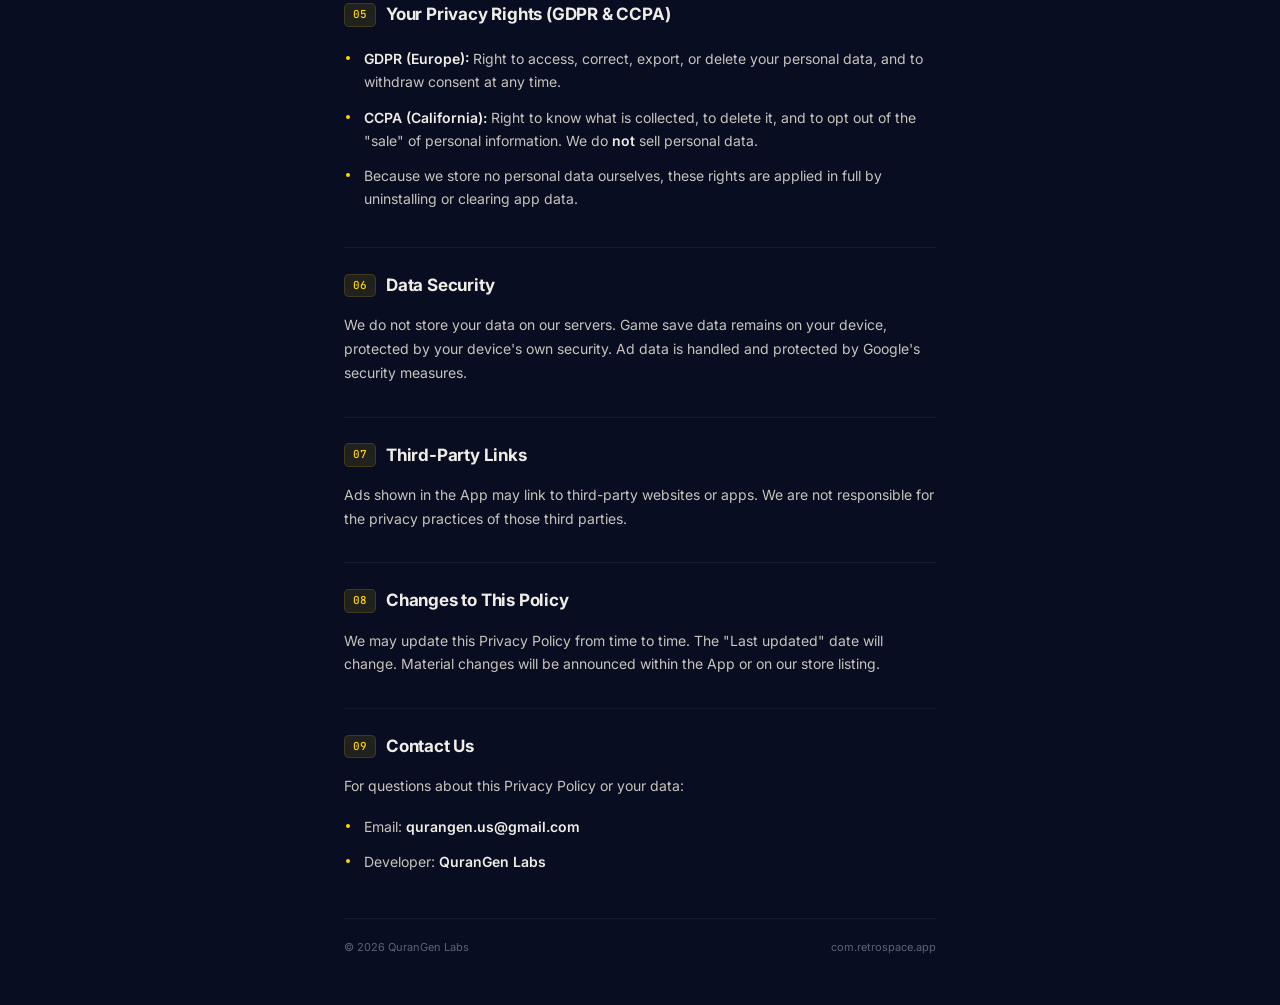
<file: privacy-pixel-space.html>
<!DOCTYPE html>
<html lang="en">
<head>
<meta charset="UTF-8">
<meta name="viewport" content="width=device-width, initial-scale=1, viewport-fit=cover">
<meta name="theme-color" content="#080D22">
<meta name="description" content="Pixel Space Dodge privacy policy - local-first, in plain language, v2.0.0.">
<title>Pixel Space Dodge · Privacy Policy</title>
<style>
  @import url('https://fonts.googleapis.com/css2?family=Inter:wght@300;400;500;600;700;800;900&family=Newsreader:ital,wght@0,400;0,500;0,600;1,400&family=JetBrains+Mono:wght@400;500&display=swap');

  :root {
    --font-display: 'Inter', -apple-system, BlinkMacSystemFont, sans-serif;
    --font-serif: 'Newsreader', Georgia, serif;
    --font-mono: 'JetBrains Mono', 'SF Mono', monospace;
    --text: #F0EDE6;
    --sub: #C8C4BC;
    --dim: #8B95A5;
    --mist: #5A6474;
    --accent: #FFD700;
    --accent2: #3A8DFF;
    --hairline: rgba(255, 255, 255, 0.06);
    --inset-top: env(safe-area-inset-top, 0px);
    --inset-bottom: env(safe-area-inset-bottom, 0px);
  }

  * { margin: 0; padding: 0; box-sizing: border-box; -webkit-tap-highlight-color: transparent; }

  html { scroll-behavior: smooth; }

  body {
    font-family: var(--font-display);
    color: var(--text);
    background: #080D22;
    -webkit-font-smoothing: antialiased;
    text-rendering: optimizeLegibility;
    overflow-x: hidden;
    line-height: 1.6;
  }

  ::selection { background: rgba(255, 215, 0, 0.25); }

  .screen {
    position: relative;
    max-width: 640px;
    margin: 0 auto;
    padding: calc(48px + var(--inset-top)) 24px calc(48px + var(--inset-bottom));
  }

  .header {
    margin-bottom: 40px;
    padding-bottom: 24px;
    border-bottom: 1px solid var(--hairline);
  }

  .header .label {
    font-size: 10px;
    font-weight: 700;
    letter-spacing: 2.5px;
    text-transform: uppercase;
    color: var(--accent);
    margin-bottom: 12px;
  }

  .header h1 {
    font-family: var(--font-serif);
    font-size: 36px;
    font-weight: 500;
    letter-spacing: -0.8px;
    line-height: 1.15;
    margin-bottom: 16px;
  }

  .header .meta {
    display: flex;
    flex-direction: column;
    gap: 6px;
  }

  .header .meta p {
    font-size: 13px;
    color: var(--dim);
    line-height: 1.5;
  }

  .header .meta b {
    color: var(--sub);
    font-weight: 600;
  }

  .header .summary {
    margin-top: 16px;
    padding: 14px 16px;
    border-radius: 12px;
    background: rgba(255, 215, 0, 0.06);
    border: 1px solid rgba(255, 215, 0, 0.12);
    font-size: 13px;
    line-height: 1.6;
    color: var(--sub);
  }

  .header .summary b {
    color: var(--accent);
    font-weight: 600;
  }

  .section {
    margin-bottom: 32px;
    padding-top: 24px;
    border-top: 1px solid var(--hairline);
  }

  .section-header {
    display: flex;
    align-items: center;
    gap: 10px;
    margin-bottom: 14px;
  }

  .section-num {
    font-family: var(--font-mono);
    font-size: 11px;
    font-weight: 500;
    color: var(--accent);
    padding: 2px 8px;
    border-radius: 5px;
    background: rgba(255, 215, 0, 0.1);
    border: 1px solid rgba(255, 215, 0, 0.15);
  }

  .section-title {
    font-size: 17px;
    font-weight: 700;
    letter-spacing: -0.2px;
  }

  .section p {
    font-size: 14px;
    line-height: 1.7;
    color: var(--sub);
    margin-bottom: 12px;
  }

  .section p:last-child { margin-bottom: 0; }
  .section b { color: var(--text); font-weight: 600; }

  .section ul {
    list-style: none;
    margin: 12px 0;
  }

  .section li {
    position: relative;
    font-size: 14px;
    line-height: 1.65;
    color: var(--sub);
    padding: 5px 0 5px 20px;
    margin-bottom: 2px;
  }

  .section li::before {
    content: '';
    position: absolute;
    left: 2px;
    top: 14px;
    width: 4px;
    height: 4px;
    border-radius: 50%;
    background: var(--accent);
  }

  .section li b { color: var(--text); }

  a { color: var(--accent); text-decoration: none; font-weight: 500; }
  a:hover { text-decoration: underline; }

  .footer {
    margin-top: 40px;
    padding-top: 20px;
    border-top: 1px solid var(--hairline);
    display: flex;
    justify-content: space-between;
    align-items: center;
  }

  .footer p {
    font-size: 11px;
    color: var(--mist);
  }

  @media (prefers-reduced-motion: reduce) {
    * { animation: none; transition: none; }
  }
</style>
</head>
<body>

<div class="screen">
  <div class="header">
    <div class="label">Privacy Policy</div>
    <h1>Pixel Space Dodge</h1>
    <div class="meta">
      <p>App: <b>Pixel Space Dodge</b> · Package: <b>com.retrospace.app</b></p>
      <p>Developer: <b>QuranGen Labs</b> · Contact: <b>qurangen.us@gmail.com</b></p>
      <p>Last updated: <b>September 23, 2026</b></p>
    </div>
    <div class="summary">
      <b>In short:</b> We do not collect, store, or sell any personal data ourselves. Your game progress is saved only on your own device. Third-party advertising partners (Google AdMob) may collect limited data to serve ads.
    </div>
  </div>

  <section class="section">
    <div class="section-header">
      <span class="section-num">01</span>
      <h2 class="section-title">Information We Collect</h2>
    </div>
    <p>Pixel Space Dodge itself does <b>not</b> collect any personal information. We have no accounts, no servers, and no analytics of our own.</p>
    <p><b>Data Stored on Your Device (Local Only)</b></p>
    <ul>
      <li><b>Game save data</b> — progress, unlocked ships, coins, XP, achievements, and statistics.</li>
      <li><b>Settings</b> — sound, vibration, screen shake, and particle preferences.</li>
      <li><b>Purchase status</b> — a flag recording whether Remove Ads or coin packs were purchased.</li>
    </ul>
    <p>This data <b>never leaves your device</b> and is <b>not</b> transmitted to us or any server.</p>
    <p>You can erase it at any time by clearing the app's data or uninstalling the App.</p>
  </section>

  <section class="section">
    <div class="section-header">
      <span class="section-num">02</span>
      <h2 class="section-title">Advertising (Google AdMob)</h2>
    </div>
    <p>The App is supported by advertising served by <b>Google AdMob</b>. Google may collect certain information to measure ad performance and serve relevant ads:</p>
    <ul>
      <li><b>Advertising ID</b> — a resettable identifier used to personalize ads and measure performance.</li>
      <li><b>Device information</b> — device model, OS version, screen size, and language.</li>
      <li><b>IP address</b> — used for general location and fraud prevention.</li>
      <li><b>App usage data</b> — app opens, ad impressions, and diagnostic data.</li>
    </ul>
    <p>Google's processing is governed by <a href="https://policies.google.com/privacy" target="_blank" rel="noopener">Google's Privacy Policy</a>.</p>
  </section>

  <section class="section">
    <div class="section-header">
      <span class="section-num">03</span>
      <h2 class="section-title">Opt-Out & Choices</h2>
    </div>
    <ul>
      <li><b>Ads personalization:</b> Opt out via <i>Settings → Privacy → Ads → Delete advertising ID</i> or <a href="https://support.google.com/ads/answer/2662922" target="_blank" rel="noopener">Google's ads controls</a>.</li>
      <li><b>European Users (EEA/UK):</b> Consent for personalized advertising is requested before ads are shown, as required by GDPR.</li>
      <li><b>Remove Ads:</b> A one-time in-app purchase removes all advertising permanently.</li>
      <li><b>Limit Ad Tracking</b> settings on your device are respected.</li>
    </ul>
  </section>

  <section class="section">
    <div class="section-header">
      <span class="section-num">04</span>
      <h2 class="section-title">Children's Privacy (COPPA)</h2>
    </div>
    <p>If the game is played by children under 13, only <b>non-personalized ads</b> are shown. No advertising ID data is used for behavioral advertising toward them. If you believe a child has provided personal information, contact us and we will delete it.</p>
  </section>

  <section class="section">
    <div class="section-header">
      <span class="section-num">05</span>
      <h2 class="section-title">Your Privacy Rights (GDPR & CCPA)</h2>
    </div>
    <ul>
      <li><b>GDPR (Europe):</b> Right to access, correct, export, or delete your personal data, and to withdraw consent at any time.</li>
      <li><b>CCPA (California):</b> Right to know what is collected, to delete it, and to opt out of the "sale" of personal information. We do <b>not</b> sell personal data.</li>
      <li>Because we store no personal data ourselves, these rights are applied in full by uninstalling or clearing app data.</li>
    </ul>
  </section>

  <section class="section">
    <div class="section-header">
      <span class="section-num">06</span>
      <h2 class="section-title">Data Security</h2>
    </div>
    <p>We do not store your data on our servers. Game save data remains on your device, protected by your device's own security. Ad data is handled and protected by Google's security measures.</p>
  </section>

  <section class="section">
    <div class="section-header">
      <span class="section-num">07</span>
      <h2 class="section-title">Third-Party Links</h2>
    </div>
    <p>Ads shown in the App may link to third-party websites or apps. We are not responsible for the privacy practices of those third parties.</p>
  </section>

  <section class="section">
    <div class="section-header">
      <span class="section-num">08</span>
      <h2 class="section-title">Changes to This Policy</h2>
    </div>
    <p>We may update this Privacy Policy from time to time. The "Last updated" date will change. Material changes will be announced within the App or on our store listing.</p>
  </section>

  <section class="section">
    <div class="section-header">
      <span class="section-num">09</span>
      <h2 class="section-title">Contact Us</h2>
    </div>
    <p>For questions about this Privacy Policy or your data:</p>
    <ul>
      <li>Email: <b>qurangen.us@gmail.com</b></li>
      <li>Developer: <b>QuranGen Labs</b></li>
    </ul>
  </section>

  <div class="footer">
    <p>© 2026 QuranGen Labs</p>
    <p>com.retrospace.app</p>
  </div>
</div>

</body>
</html>
</file>
<file: style.css>
@import url('https://fonts.googleapis.com/css2?family=Playfair+Display:ital,wght@0,400;0,700;0,900;1,400&family=Inter:wght@300;400;500;600;700;800&display=swap');

:root {
  --gold: #e8c56d;
  --gold-bright: #f5d78e;
  --gold-dim: #a8894a;
  --vermillion: #c63f22;
  --ink: #1a1610;
  --paper: #f3ead2;
  --paper-deep: #e9dcbd;
  --space: #060a18;
  --space-2: #0b1128;
  --space-3: #111a3a;
  --line: rgba(255, 255, 255, 0.07);
  --txt: #e8eaf6;
  --mut: #8890b8;
  --radius: 20px;
  --max: 1120px;
  --shadow: 0 30px 80px rgba(0, 0, 0, 0.5);
  --font-display: 'Playfair Display', Georgia, serif;
  --font-body: 'Inter', -apple-system, BlinkMacSystemFont, 'Segoe UI', sans-serif;
}

* { margin: 0; padding: 0; box-sizing: border-box; }
html { scroll-behavior: smooth; }
body {
  font-family: var(--font-body);
  background: var(--space);
  color: var(--txt);
  line-height: 1.7;
  -webkit-font-smoothing: antialiased;
  text-rendering: optimizeLegibility;
  overflow-x: hidden;
}
a { color: var(--gold); }
a:focus-visible, button:focus-visible {
  outline: 2px solid var(--gold); outline-offset: 3px; border-radius: 6px;
}
.wrap { max-width: var(--max); margin: 0 auto; padding: 0 32px; }

header.site {
  border-bottom: 1px solid var(--line);
  background: rgba(6, 10, 24, 0.85);
  position: sticky; top: 0; z-index: 20;
  backdrop-filter: blur(20px) saturate(1.4);
  -webkit-backdrop-filter: blur(20px) saturate(1.4);
}
.nav { display: flex; align-items: center; gap: 32px; padding: 16px 32px; max-width: var(--max); margin: 0 auto; }
.brand {
  font-family: var(--font-display);
  font-weight: 900; letter-spacing: 4px; font-size: 16px;
  color: #fff; text-decoration: none; white-space: nowrap;
}
.brand span { color: var(--gold); }
.nav nav { margin-left: auto; display: flex; gap: 28px; }
.nav nav a {
  color: var(--mut); text-decoration: none; font-size: 14px; font-weight: 500;
  padding: 8px 4px; border-bottom: 2px solid transparent;
  transition: color 0.2s, border-color 0.2s;
}
.nav nav a:hover { color: #fff; }
.nav nav a[aria-current="page"] { color: #fff; border-bottom-color: var(--gold); }
@media (max-width: 560px) { .nav nav { gap: 16px; } .nav nav a { font-size: 13px; } .brand { letter-spacing: 2px; font-size: 13px; } }

.hero {
  text-align: center; padding: 120px 32px 80px; position: relative; overflow: hidden;
}
.hero .wrap { position: relative; z-index: 1; }
.kicker {
  font-size: 11px; letter-spacing: 5px; font-weight: 700;
  color: var(--gold); text-transform: uppercase;
  margin-bottom: 24px;
}
.hero h1 {
  font-family: var(--font-display);
  font-size: clamp(48px, 8vw, 88px);
  letter-spacing: -2px; line-height: 1.05; margin: 0 0 20px;
  font-weight: 900;
}
.hero h1 em {
  font-style: italic;
  background: linear-gradient(120deg, var(--gold-bright) 20%, var(--gold) 50%, #ff9d5e 80%);
  -webkit-background-clip: text; background-clip: text; color: transparent;
}
.hero p.sub {
  color: var(--mut); font-size: 19px; max-width: 560px; margin: 0 auto;
  font-weight: 300; letter-spacing: 0.02em;
}
.store-row { display: flex; gap: 16px; align-items: center; justify-content: center; margin-top: 40px; flex-wrap: wrap; }
.store-badge {
  display: inline-flex; align-items: center; gap: 14px; text-decoration: none;
  border-radius: 16px; padding: 12px 24px 12px 16px; color: #fff;
  background: rgba(0, 0, 0, 0.6); border: 1px solid rgba(255, 255, 255, 0.15);
  backdrop-filter: blur(10px); -webkit-backdrop-filter: blur(10px);
  transition: transform 0.2s, box-shadow 0.2s, border-color 0.2s;
}
.store-badge:hover {
  transform: translateY(-3px);
  box-shadow: 0 16px 40px rgba(0, 0, 0, 0.5);
  border-color: rgba(255, 215, 94, 0.3);
}
.store-badge svg { flex: none; }
.store-badge .t1 { display: block; font-size: 10px; letter-spacing: 2px; font-weight: 600; color: #aab; }
.store-badge .t2 { display: block; font-size: 20px; font-weight: 700; letter-spacing: -0.5px; }

.section { padding: 40px 0 80px; }
.sec-head { display: flex; align-items: baseline; gap: 16px; margin-bottom: 28px; }
.sec-num { font-size: 12px; font-weight: 700; color: var(--gold); letter-spacing: 3px; }
.sec-head h2 {
  font-family: var(--font-display);
  font-size: clamp(28px, 4vw, 40px); letter-spacing: -1px; font-weight: 700;
}
.sec-head p { margin-left: auto; color: var(--mut); font-size: 14px; }

.games { display: grid; grid-template-columns: 1fr 1fr; gap: 28px; }
@media (max-width: 780px) { .games { grid-template-columns: 1fr; } }
.card {
  border-radius: var(--radius); overflow: hidden; text-decoration: none; color: inherit;
  border: 1px solid var(--line); display: flex; flex-direction: column;
  transition: transform 0.3s ease, box-shadow 0.3s ease;
  background: var(--space-2);
  transform: perspective(800px) rotateX(var(--rx, 0deg)) rotateY(var(--ry, 0deg));
}
.card:hover { box-shadow: var(--shadow); }
.card .band { height: 140px; position: relative; overflow: hidden; }
.card.ink .band {
  background: linear-gradient(135deg, #2a2419 0%, #f3ead2 30%, #fff8e6 50%, #e9dcbd 70%, #2a2419 100%);
  background-size: 300% 300%;
  animation: gradientFlow 8s ease-in-out infinite;
}
.card.ink .band::after {
  content: "\u58a8"; position: absolute; right: 24px; top: 50%;
  transform: translateY(-50%); font-size: 100px;
  color: rgba(42, 36, 25, 0.08); font-weight: 900;
}
.card.space .band {
  background:
    radial-gradient(200px 100px at 80% 20%, rgba(255, 215, 94, 0.2), transparent 70%),
    radial-gradient(250px 120px at 20% 80%, rgba(90, 110, 255, 0.3), transparent 70%),
    linear-gradient(135deg, #060a18, #0e1430);
  background-size: 200% 200%, 200% 200%, 100% 100%;
  animation: nebulaShift 10s ease-in-out infinite;
}
.card.space .band::after {
  content: ""; position: absolute; inset: 0;
  background-image:
    radial-gradient(1.5px 1.5px at 20% 30%, rgba(255,255,255,0.6), transparent),
    radial-gradient(1px 1px at 45% 65%, rgba(255,255,255,0.4), transparent),
    radial-gradient(1.5px 1.5px at 70% 25%, rgba(255,255,255,0.5), transparent),
    radial-gradient(1px 1px at 88% 60%, rgba(255,255,255,0.3), transparent);
  animation: twinkle 4s ease-in-out infinite;
}
.card .art { padding: 0 32px; margin-top: -52px; display: flex; gap: 20px; align-items: flex-end; position: relative; }
.card .art img {
  width: 104px; height: 104px; border-radius: 26px;
  box-shadow: 0 16px 40px rgba(0, 0, 0, 0.5);
  border: 3px solid rgba(255, 255, 255, 0.12);
}
.card .art h2 {
  font-family: var(--font-display);
  font-size: 30px; letter-spacing: -0.5px; padding-bottom: 4px; font-weight: 700;
}
.card .art .tag {
  font-size: 11px; font-weight: 700; letter-spacing: 2.5px;
  text-transform: uppercase; opacity: 0.6;
}
.card .body { padding: 16px 32px 32px; }
.card .body p { color: var(--mut); font-size: 15px; margin: 8px 0 24px; font-weight: 300; }
.card.ink { background: var(--paper); color: var(--ink); }
.card.ink .body p { color: #5c543f; }
.card.ink .cta { background: var(--ink); color: var(--paper); }
.cta {
  display: inline-block; border-radius: 12px; padding: 14px 28px;
  background: linear-gradient(135deg, var(--gold-bright), var(--gold));
  color: #1a1405; font-weight: 700; font-size: 15px; text-decoration: none;
  transition: transform 0.2s, box-shadow 0.2s;
  border: none; cursor: pointer;
}
.cta:hover {
  transform: translateY(-2px);
  box-shadow: 0 10px 30px rgba(232, 197, 109, 0.3);
}

.statement { max-width: 760px; margin: 0 auto; text-align: center; }
.statement p {
  font-family: var(--font-display);
  font-size: clamp(20px, 3vw, 26px);
  color: var(--mut); font-style: italic; line-height: 1.6;
}

.rel-grid { display: grid; grid-template-columns: 1fr 1fr; gap: 28px; }
@media (max-width: 780px) { .rel-grid { grid-template-columns: 1fr; } }
.rel {
  border: 1px solid var(--line); border-radius: var(--radius);
  padding: 32px; background: rgba(255, 255, 255, 0.02);
  backdrop-filter: blur(10px); -webkit-backdrop-filter: blur(10px);
  transition: transform 0.2s, border-color 0.2s;
}
.rel:hover { transform: translateY(-4px); border-color: rgba(232, 197, 109, 0.2); }
.rel-top { display: flex; align-items: center; gap: 14px; margin-bottom: 16px; }
.rel-top b {
  font-family: var(--font-display);
  font-size: 22px; font-weight: 700;
}
.ver {
  font-size: 11px; font-weight: 700; letter-spacing: 1.5px;
  color: var(--gold); border: 1px solid rgba(232, 197, 109, 0.3);
  border-radius: 999px; padding: 4px 14px;
}
.rel ul { list-style: none; display: grid; gap: 10px; margin-bottom: 20px; }
.rel li { font-size: 15px; color: var(--mut); padding-left: 24px; position: relative; font-weight: 300; }
.rel li::before { content: "\2014"; position: absolute; left: 0; color: var(--gold); }
.rel a { font-weight: 600; font-size: 15px; text-decoration: none; }

.contact-strip {
  display: flex; align-items: center; gap: 24px; justify-content: space-between;
  flex-wrap: wrap; border: 1px solid var(--line); border-radius: var(--radius);
  padding: 32px 36px;
  background: linear-gradient(135deg, rgba(232, 197, 109, 0.04), rgba(90, 110, 255, 0.04));
}
.contact-strip b {
  display: block; font-family: var(--font-display);
  font-size: 22px; font-weight: 700;
}
.contact-strip span { font-size: 14px; color: var(--mut); }

footer.site {
  border-top: 1px solid var(--line); padding: 40px 0 56px;
  color: #6b7298; font-size: 13px;
}
footer.site .wrap { display: flex; gap: 20px; flex-wrap: wrap; align-items: center; }
footer.site nav { margin-left: auto; display: flex; gap: 20px; flex-wrap: wrap; }
footer.site a { color: #8890b8; text-decoration: none; }
footer.site a:hover { color: #fff; }

.page { padding: 80px 0 90px; position: relative; }
.page h1 {
  font-family: var(--font-display);
  font-size: clamp(40px, 6vw, 64px);
  letter-spacing: -1.5px; margin: 16px 0 12px; font-weight: 900;
}
.page .lede {
  color: var(--mut); font-size: 19px; max-width: 680px;
  font-weight: 300; letter-spacing: 0.01em;
}
.page-head { display: flex; gap: 24px; align-items: center; margin: 32px 0 8px; flex-wrap: wrap; }
.page-head img.icon {
  width: 120px; height: 120px; border-radius: 28px;
  box-shadow: 0 20px 50px rgba(0, 0, 0, 0.4);
}
.meta-facts { display: flex; gap: 10px; flex-wrap: wrap; margin-top: 20px; }
.meta-facts span {
  font-size: 12px; font-weight: 600; border: 1px solid var(--line);
  border-radius: 999px; padding: 6px 16px; color: var(--mut);
  letter-spacing: 0.5px;
}
.feat-grid {
  display: grid; grid-template-columns: repeat(auto-fit, minmax(260px, 1fr));
  gap: 20px; margin: 40px 0;
}
.feat {
  border: 1px solid var(--line); border-radius: var(--radius);
  padding: 28px; background: rgba(255, 255, 255, 0.02);
  backdrop-filter: blur(10px); -webkit-backdrop-filter: blur(10px);
  transition: transform 0.2s, border-color 0.2s;
}
.feat:hover { transform: translateY(-4px); border-color: rgba(232, 197, 109, 0.15); }
.feat h3 { font-size: 17px; margin-bottom: 8px; font-weight: 600; }
.feat p { font-size: 14px; color: var(--mut); font-weight: 300; }
.shots {
  display: grid; grid-template-columns: repeat(auto-fit, minmax(220px, 1fr));
  gap: 16px; margin: 12px 0 40px;
}
.shots figure {
  border: 1px solid var(--line); border-radius: 14px;
  overflow: hidden; background: #000; margin: 0;
}
.shots img { width: 100%; display: block; }
.shots figcaption {
  font-size: 12px; padding: 10px 14px; color: var(--mut);
  background: rgba(255, 255, 255, 0.02);
}
.store-note { font-size: 14px; color: var(--mut); }
.page.paper .store-note { color: #5c543f; }

.motion-canvas {
  position: absolute; inset: 0; width: 100%; height: 100%;
  pointer-events: none; z-index: 0;
}
.hero .wrap, .page .wrap { position: relative; z-index: 1; }

.scroll-progress {
  position: fixed; top: 0; left: 0; right: 0; height: 2px; z-index: 100;
  background: linear-gradient(90deg, var(--gold), var(--gold-bright));
  transform-origin: left; transform: scaleX(0);
}

.reveal {
  opacity: 0; transform: translateY(30px);
  transition: opacity 0.7s cubic-bezier(0.16, 1, 0.3, 1), transform 0.7s cubic-bezier(0.16, 1, 0.3, 1);
}
.reveal.visible { opacity: 1; transform: translateY(0); }
.reveal[data-delay="1"] { transition-delay: 0.1s; }
.reveal[data-delay="2"] { transition-delay: 0.2s; }
.reveal[data-delay="3"] { transition-delay: 0.3s; }
.reveal[data-delay="4"] { transition-delay: 0.4s; }
.reveal[data-delay="5"] { transition-delay: 0.5s; }
.reveal[data-delay="6"] { transition-delay: 0.6s; }

.mg-cursor {
  position: fixed; width: 8px; height: 8px; border-radius: 50%;
  background: var(--gold); pointer-events: none; z-index: 9999;
  mix-blend-mode: difference;
  transition: width 0.25s, height 0.25s;
}
.mg-cursor.hover { width: 14px; height: 14px; }
.mg-cursor-ring {
  position: fixed; width: 40px; height: 40px; border-radius: 50%;
  border: 1.5px solid rgba(232, 197, 109, 0.4);
  pointer-events: none; z-index: 9998;
}

.page-intro {
  position: fixed; inset: 0; z-index: 1000;
  display: flex; pointer-events: none;
}
.page-intro .panel {
  flex: 1; background: var(--space);
  transition: transform 0.8s cubic-bezier(0.76, 0, 0.24, 1);
}
.page-intro.open .panel.left { transform: translateX(-100%); }
.page-intro.open .panel.right { transform: translateX(100%); }
.page-intro .logo {
  position: absolute; top: 50%; left: 50%;
  transform: translate(-50%, -50%);
  font-family: var(--font-display);
  font-size: 32px; font-weight: 900; letter-spacing: 8px;
  color: #fff; opacity: 0; transition: opacity 0.4s ease 0.2s;
}
.page-intro.open .logo { opacity: 1; }
.page-intro .logo span { color: var(--gold); }

.shots figure.reveal {
  clip-path: circle(0% at 50% 50%);
  transition: clip-path 0.8s cubic-bezier(0.16, 1, 0.3, 1), opacity 0.7s ease;
}
.shots figure.reveal.visible { clip-path: circle(100% at 50% 50%); }

@keyframes gradientFlow {
  0%, 100% { background-position: 0% 50%; }
  50% { background-position: 100% 50%; }
}
@keyframes nebulaShift {
  0%, 100% { background-position: 0% 0%, 0% 0%, 0% 0%; }
  33% { background-position: 30% 20%, 10% 30%, 0% 0%; }
  66% { background-position: 60% 40%, 40% 10%, 0% 0%; }
}
@keyframes twinkle {
  0%, 100% { opacity: 0.4; }
  50% { opacity: 0.8; }
}

html { -webkit-text-size-adjust: 100%; }
img { max-width: 100%; }
.nav nav a, .cta, .store-badge { min-height: 44px; }
.nav nav a { display: inline-flex; align-items: center; }

@media (max-width: 640px) {
  .wrap { padding: 0 20px; }
  .hero { padding: 80px 20px 60px; }
  .hero p.sub { font-size: 16px; }
  .page { padding: 50px 0 60px; }
  .page .lede { font-size: 16px; }
  .page-head { gap: 16px; }
  .page-head img.icon { width: 88px; height: 88px; border-radius: 22px; }
  .meta-facts span { font-size: 11px; }
  .feat-grid { grid-template-columns: 1fr; }
  .card .art { padding: 0 20px; }
  .card .art img { width: 80px; height: 80px; }
  .card .art h2 { font-size: 24px; }
  .card .body { padding: 14px 20px 28px; }
  .store-badge { width: 100%; justify-content: center; }
  .sec-head { flex-wrap: wrap; gap: 8px; }
  .sec-head p { margin-left: 0; width: 100%; }
  footer.site .wrap { flex-direction: column; align-items: flex-start; gap: 12px; }
  footer.site nav { margin-left: 0; }
}

@media (prefers-reduced-motion: reduce) {
  *, *::before, *::after { animation: none !important; transition: none !important; }
  html { scroll-behavior: auto; }
  .motion-canvas { display: none; }
  .mg-cursor, .mg-cursor-ring { display: none; }
  .page-intro { display: none; }
  .reveal { opacity: 1; transform: none; }
  .card { transform: none; }
}
</file>
<file: style-motion.css>
/* ——— WebGL motion canvas: global fixed background layer ——— */
.motion-canvas {
  position: fixed;
  inset: 0;
  width: 100%;
  height: 100%;
  pointer-events: none;
  z-index: 0;
  display: block;
}

/* everything readable sits above the shader */
body > header.site,
body > .hero,
body > main,
body > footer.site,
body > .wrap {
  position: relative;
  z-index: 1;
}

/* ——— scroll progress ——— */
.scroll-progress {
  position: fixed;
  top: 0;
  left: 0;
  right: 0;
  height: 2px;
  z-index: 100;
  background: var(--gold);
  transform-origin: left;
  transform: scaleX(0);
}

/* ——— reveal on scroll ——— */
.reveal {
  opacity: 0;
  transform: translateY(30px);
  transition: opacity .7s cubic-bezier(0.16, 1, 0.3, 1), transform .7s cubic-bezier(0.16, 1, 0.3, 1);
}
.reveal.visible {
  opacity: 1;
  transform: translateY(0);
}
.reveal[data-delay="1"] { transition-delay: .1s; }
.reveal[data-delay="2"] { transition-delay: .2s; }
.reveal[data-delay="3"] { transition-delay: .3s; }
.reveal[data-delay="4"] { transition-delay: .4s; }
.reveal[data-delay="5"] { transition-delay: .5s; }
.reveal[data-delay="6"] { transition-delay: .6s; }

/* ——— card tilt ——— */
.card {
  transform: perspective(800px) rotateX(var(--rx, 0deg)) rotateY(var(--ry, 0deg));
  transition: transform .3s ease, box-shadow .25s ease;
}

/* ——— custom cursor ——— */
.mg-cursor {
  position: fixed;
  width: 8px;
  height: 8px;
  border-radius: 50%;
  background: var(--gold);
  pointer-events: none;
  z-index: 9999;
  mix-blend-mode: difference;
  transition: width .25s ease, height .25s ease;
}
.mg-cursor.hover {
  width: 14px;
  height: 14px;
}
.mg-cursor-ring {
  position: fixed;
  width: 40px;
  height: 40px;
  border-radius: 50%;
  border: 1.5px solid rgba(255, 215, 94, .5);
  pointer-events: none;
  z-index: 9998;
  transition: width .3s ease, height .3s ease, border-color .3s ease;
}
.mg-cursor-ring::after {
  content: '';
  position: absolute;
  top: 50%;
  left: 50%;
  width: 4px;
  height: 4px;
  border-radius: 50%;
  background: var(--gold);
  transform: translate(-50%, -50%);
}

/* ——— gallery reveal ——— */
.shots figure.reveal {
  clip-path: circle(0% at 50% 50%);
  transition: clip-path .8s cubic-bezier(0.16, 1, 0.3, 1), opacity .7s ease;
}
.shots figure.reveal.visible {
  clip-path: circle(100% at 50% 50%);
}

/* ——— hero content parallax ——— */
.hero .wrap {
  transition: opacity .1s linear;
}

/* ——— reduced motion ——— */
@media (prefers-reduced-motion: reduce) {
  .motion-canvas { display: none; }
  .mg-cursor, .mg-cursor-ring { display: none; }
  .reveal { opacity: 1; transform: none; transition: none; }
  .card { transform: none; transition: none; }
}
</file>
